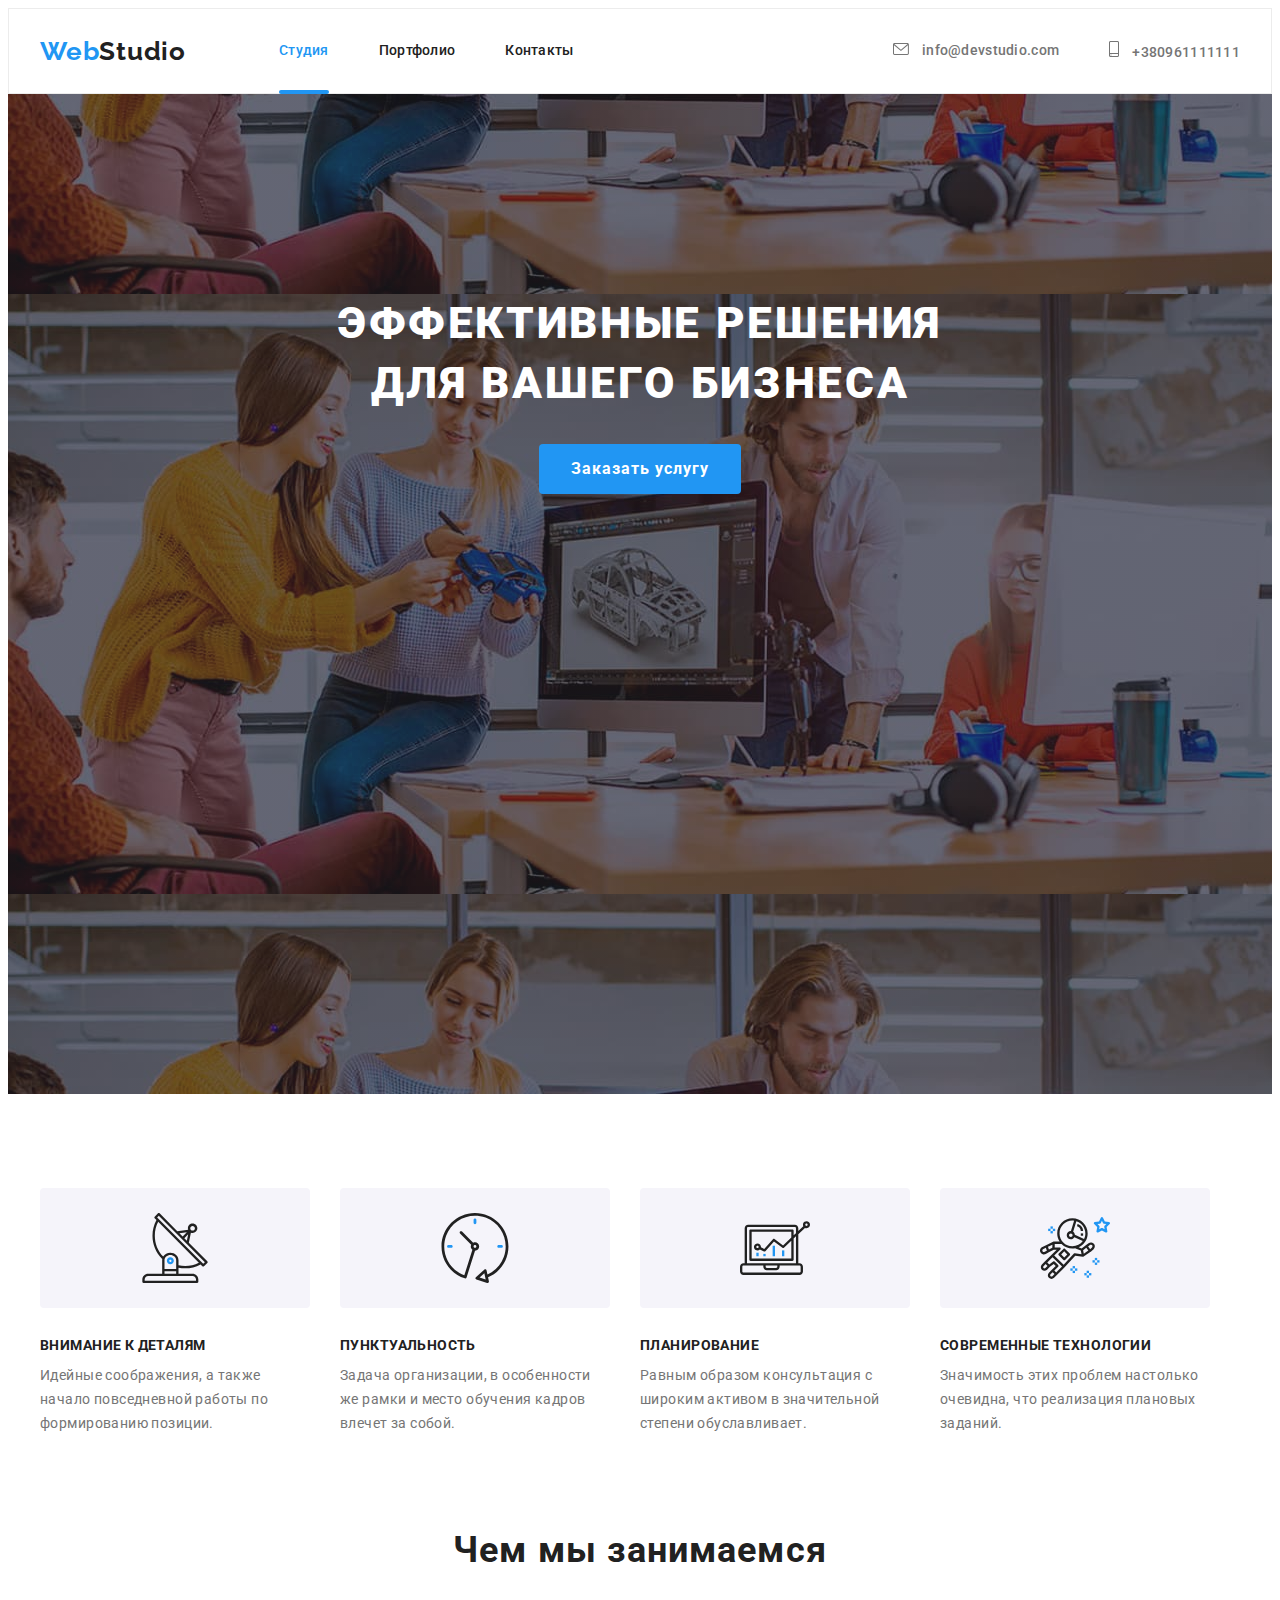
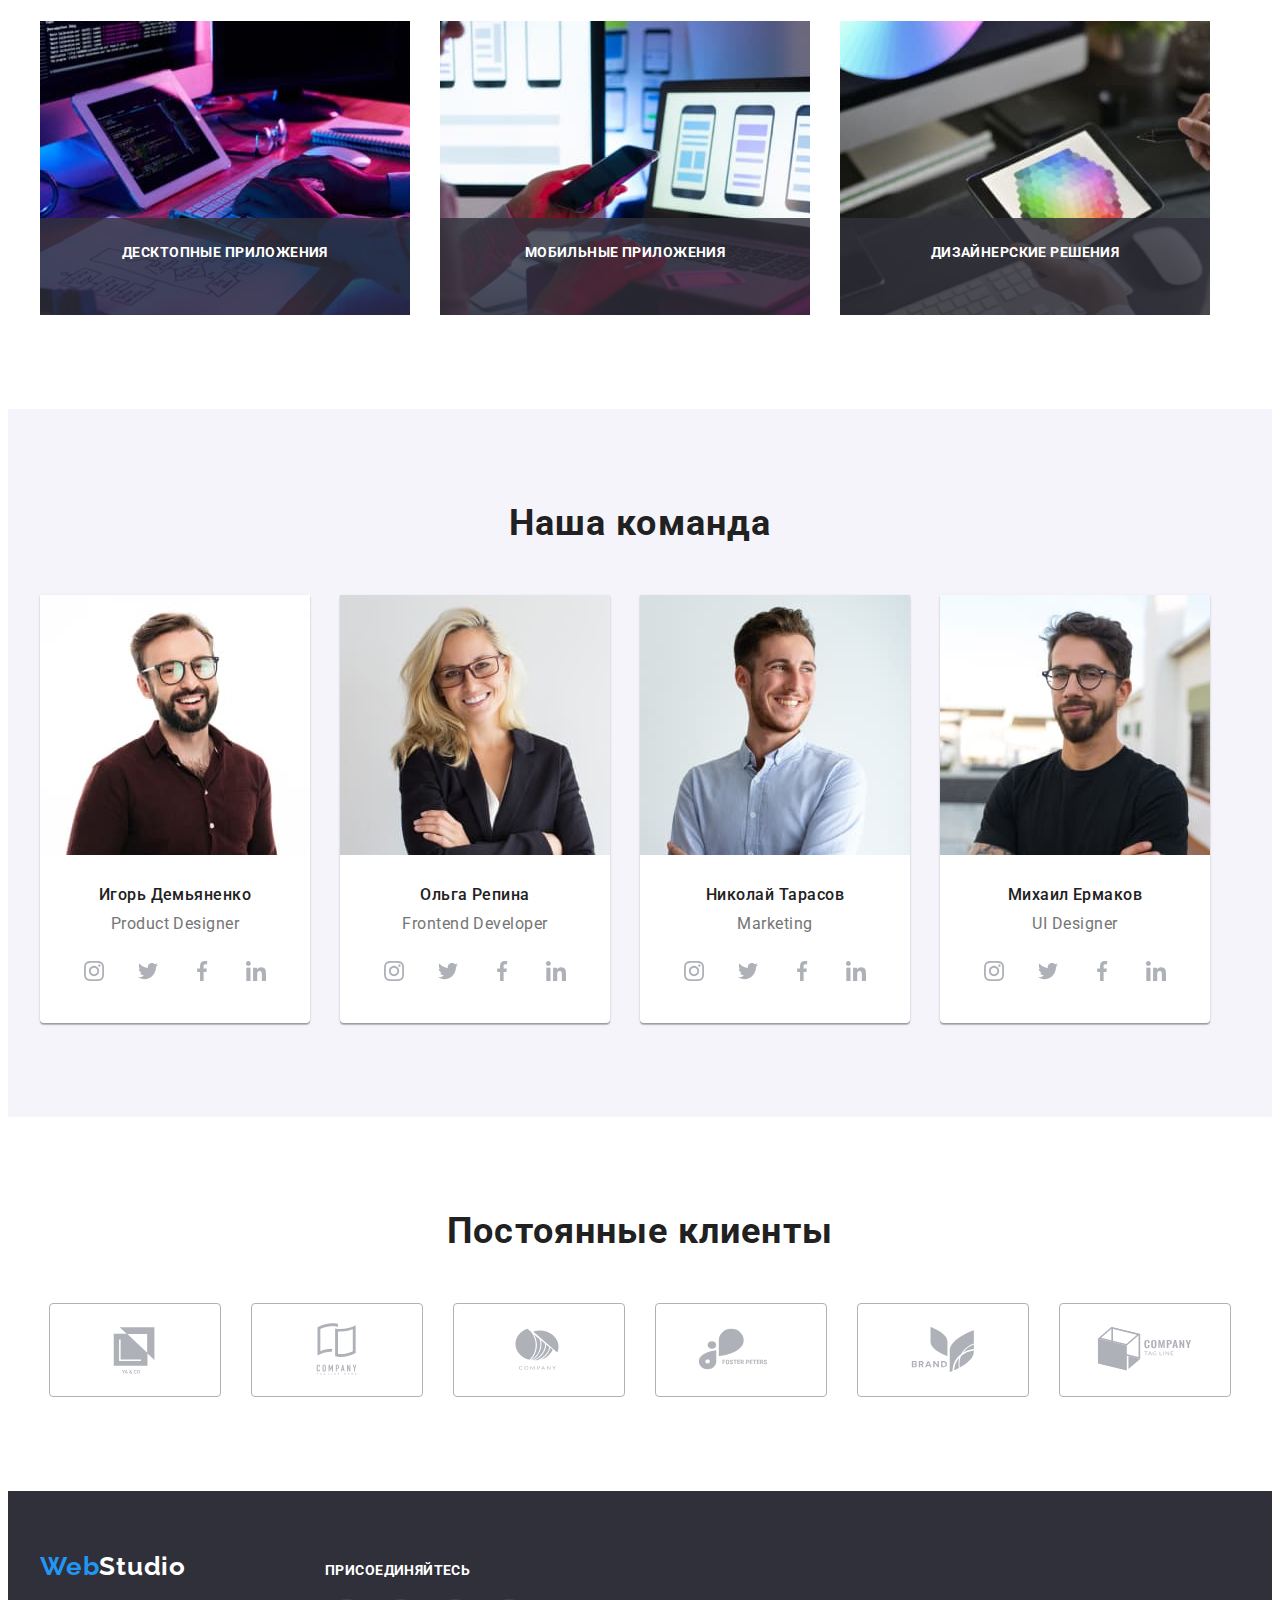
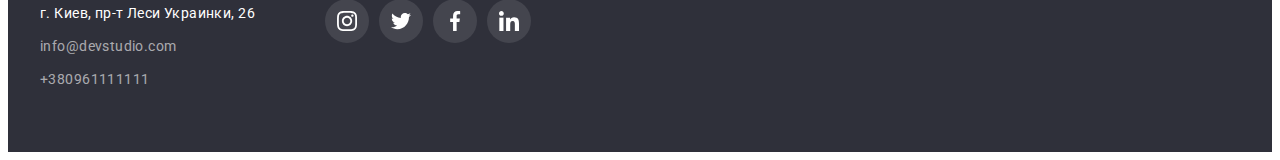
<file: index.html>
<!DOCTYPE html>
<html lang="ru">
<head>
    <meta charset="UTF-8">
    <meta http-equiv="X-UA-Compatible" content="IE=edge">
    <meta name="viewport" content="width=device-width, initial-scale=1.0">
    <title>Студия</title>
    <link rel="preconnect" href="https://fonts.googleapis.com">
    <link rel="preconnect" href="https://fonts.gstatic.com" crossorigin>
    <link href="https://fonts.googleapis.com/css2?family=Raleway:wght@700&family=Roboto:wght@400;500;700;900&display=swap" rel="stylesheet">
    <link rel="stylesheet" href="https://cdnjs.cloudflare.com/ajax/libs/modern-normalize/1.1.0/modern-normalize.min.css" integrity="sha512-wpPYUAdjBVSE4KJnH1VR1HeZfpl1ub8YT/NKx4PuQ5NmX2tKuGu6U/JRp5y+Y8XG2tV+wKQpNHVUX03MfMFn9Q==" crossorigin="anonymous" referrerpolicy="no-referrer" />
    <link rel="stylesheet" href="./css/styles.css"/>
</head>
<body>
    <header class="page-header">
      <div class="container header-nav">
        <nav class="nav-logo">
            <a class="logo" href="./index.html" >Web<span class="logo-second">Studio</span></a>

            <ul class="site-nav list">
              <li class="item"><a class="link current" href="./index.html" >Студия</a></li>
              <li class="item"><a class="link" href="./portfolio.html" >Портфолио</a></li>
              <li class="item"><a class="link" href="" >Контакты</a></li>
            </ul>
        </nav>

        <ul class="auth-nav list">
          <li class="item">
          
            <a class="link" href="mailto:info@devstudio.com">

              <svg class="icon" width="16" height="12">
                <use href="./images/icons.svg#envelope"></use>
                </svg>
              info@devstudio.com

            </a>
          </li>
          <li class="item">
            <a class="link" href="tel:+380961111111">
            <svg class="icon" width="10" height="16">
              <use href="./images/icons.svg#smartphone"></use>
            </svg>
            +380961111111</a></li>
        </ul>
      </div>
    </header>

    <main>
        <section class="hero">
          <div class="container">
            <h1 class="hero-title">Эффективные решения<br/> для вашего бизнеса</h1>
            <button data-modal-open class="button-primary" type="button">Заказать услугу</button>
          </div>
        </section>
    
    <section class="section feature">
      <div class="container">
        <h2 class="section-title visually-hidden">Особенности</h2>
        <ul class="feature-list list">
            <li class="item">
                 <div class="link-feature">
                <svg class="icon-feature" width="70" height="70">
                <use href="./images/icons.svg#antenna"></use>
                </svg></div>
                <h3 class="title">Внимание к деталям</h3>
                <p class="text">Идейные соображения, а также начало повседневной работы по формированию позиции.</p>
            </li>
            <li class="item">
              <div class="link-feature">
              <svg class="icon-feature" width="70" height="70">
                <use href="./images/icons.svg#clock"></use>
              </svg></div>
                <h3 class="title">Пунктуальность</h3>
                <p class="text">Задача организации, в особенности же рамки и место обучения кадров влечет за собой.</p>
            </li>
            <li class="item">
              <div class="link-feature">
                <svg class="icon-feature" width="70" height="70">
                  <use href="./images/icons.svg#diagram"></use>
                </svg></div>
                <h3 class="title">Планирование</h3>
                <p class="text">Равным образом консультация с широким активом в значительной степени обуславливает.</p>
            </li>
            <li class="item">
              <div class="link-feature">
                <svg class="icon-feature" width="70" height="70">
                  <use href="./images/icons.svg#astronaut"></use>
                </svg></div>
                <h3 class="title">Современные технологии</h3>
                <p class="text">Значимость этих проблем настолько очевидна, что реализация плановых заданий.</p>
            </li>
        </ul>
      </div>
    </section>

    <section class="section">
      <div class="container">
        <h2 class="section-title">Чем мы занимаемся</h2>
        <ul class="work-list list">

          <li class="item">
            <div class="work-thumb">
            <img src="./images/img(1).jpg" alt="компьютер" width="370"/>
          <h3 class="work-title">Десктопные приложения</h3>
            </div>
          </li>

          <li class="item">
            <div class="work-thumb">
            <img src="./images/img(2).jpg" alt="телефон" width="370"/>
              <h3 class="work-title">Мобильные приложения</h3>
                </div>
          </li>

          <li class="item">
            <div class="work-thumb">
            <img src="./images/img(3).jpg" alt="планшет" width="370"/>
              <h3 class="work-title">Дизайнерские решения</h3>
                </div>
          </li>

        </ul> 
      </div>
    </section>

    <section class="section-command">
      <div class="container">
        <h2 class="section-title">Наша команда</h2>
        <ul class="command-list list">
          <li class="item">
              <img src="./images/img(4).jpg" alt="Игорь дизайнер" width="270"/>
              <div class="command-card">
              <h3 class="title">Игорь Демьяненко</h3>
              <p class="command-text">Product Designer</p>
              
                <ul class="command-social-list list">
                  <li class="command-item">
                    <a class="command-link" href="">
                    <svg class="icone-command" width="20" height="20">
                      <use href="./images/icons.svg#instagram"></use>
                    </svg></a>
                   </li>

                   <li class="command-item">
                    <a class="command-link" href="">
                    <svg class="icone-command" width="20" height="20">
                      <use href="./images/icons.svg#twitter"></use>
                    </svg></a>
                   </li>
                
                  <li class="command-item">
                    <a class="command-link" href="">
                    <svg class="icone-command" width="20" height="20">
                      <use href="./images/icons.svg#facebook"></use>
                    </svg></a>
                  </li>
                
                  <li class="command-item">
                    <a class="command-link" href="">
                    <svg class="icone-command" width="20" height="20">
                    <use href="./images/icons.svg#linkedin"></use>
                  </svg></a>
                  </li>
                </ul>
              </div>
          </li>

          <li class="item">
              <img src="./images/img(5).jpg" alt="Ольга фронтэнд" width="270"/>
              <div class="command-card">
              <h3 class="title">Ольга Репина</h3>
              <p class="command-text">Frontend Developer</p>
              <ul class="command-social-list list">
                <li class="command-item">
                  <a class="command-link" href="">
                  <svg class="icone-command" width="20" height="20">
                    <use href="./images/icons.svg#instagram"></use>
                  </svg></a>
                 </li>

                 <li class="command-item">
                  <a class="command-link" href="">
                  <svg class="icone-command" width="20" height="20">
                    <use href="./images/icons.svg#twitter"></use>
                  </svg></a>
                 </li>
              
                <li class="command-item">
                  <a class="command-link" href="">
                  <svg class="icone-command" width="20" height="20">
                    <use href="./images/icons.svg#facebook"></use>
                  </svg></a>
                </li>
              
                <li class="command-item">
                  <a class="command-link" href="">
                  <svg class="icone-command" width="20" height="20">
                  <use href="./images/icons.svg#linkedin"></use>
                </svg></a>
                </li>
              </ul>
            </div>
            </li>

          <li class="item">
              <img src="./images/img(6).jpg" alt="Николай маркетинг" width="270"/>
              <div class="command-card">
              <h3 class="title">Николай Тарасов</h3>
              <p class="command-text">Marketing</p>
              <ul class="command-social-list list">
                <li class="command-item">
                  <a class="command-link" href="">
                  <svg class="icone-command" width="20" height="20">
                    <use href="./images/icons.svg#instagram"></use>
                  </svg></a>
                 </li>

                 <li class="command-item">
                  <a class="command-link" href="">
                  <svg class="icone-command" width="20" height="20">
                    <use href="./images/icons.svg#twitter"></use>
                  </svg></a>
                 </li>
              
                <li class="command-item">
                  <a class="command-link" href="">
                  <svg class="icone-command" width="20" height="20">
                    <use href="./images/icons.svg#facebook"></use>
                  </svg></a>
                </li>
              
                <li class="command-item">
                  <a class="command-link" href="">
                  <svg class="icone-command" width="20" height="20">
                  <use href="./images/icons.svg#linkedin"></use>
                </svg></a>
                </li>
              </ul>
            </div>
            </li>

          <li class="item">
              <img src="./images/img(7).jpg" alt="Михаил дизайнер" width="270"/>
              <div class="command-card">
              <h3 class="title">Михаил Ермаков</h3>
              <p class="command-text">UI Designer</p>
              <ul class="command-social-list list">
                <li class="command-item">
                  <a class="command-link" href="">
                  <svg class="icone-command" width="20" height="20">
                    <use href="./images/icons.svg#instagram"></use>
                  </svg></a>
                 </li>

                 <li class="command-item">
                  <a class="command-link" href="">
                  <svg class="icone-command" width="20" height="20">
                    <use href="./images/icons.svg#twitter"></use>
                  </svg></a>
                 </li>
              
                <li class="command-item">
                  <a class="command-link" href="">
                  <svg class="icone-command" width="20" height="20">
                    <use href="./images/icons.svg#facebook"></use>
                  </svg></a>
                </li>
              
                <li class="command-item">
                  <a class="command-link" href="">
                  <svg class="icone-command" width="20" height="20">
                  <use href="./images/icons.svg#linkedin"></use>
                </svg></a>
                </li>
              </ul>
            </div>
            </li>

        </ul> 
      </div>
    </section>

    <section class="section">
      <div class="container">
        <h2 class="section-title">Постоянные клиенты</h2>
        <ul class="client-list list">

          <li class="client-item item">
            <a class="client-link" href="">
            <svg class="client-icon" width="106" height="60">
              <use href="./images/icons.svg#logo1">
              </use>
            </svg>
          </a>
          </li>
          
          <li class="client-item item">
            <a class="client-link" href="">
            <svg class="client-icon" width="106" height="60">
              <use href="./images/icons.svg#logo2">
              </use>
            </svg></a>
          </li>
          
          <li class="client-item item">
            <a class="client-link" href="">
            <svg class="client-icon" width="106" height="60">
            <use href="./images/icons.svg#logo3">
            </use>
          </svg></a>
        </li>

        <li class="client-item item">
          <a class="client-link" href="">
          <svg class="client-icon" width="106" height="60">
            <use href="./images/icons.svg#logo4">
            </use>
          </svg></a>
        </li>

        <li class="client-item item">
          <a class="client-link" href="">
          <svg class="client-icon" width="106" height="60">
            <use href="./images/icons.svg#logo5">
            </use>
          </svg></a>
        </li>

        <li class="client-item item">
          <a class="client-link" href="">
          <svg class="client-icon" width="106" height="60">
            <use href="./images/icons.svg#logo6">
            </use>
          </svg></a>
        </li>

        </ul> 
      </div>
    </section>
    
</main>

<footer class="page-footer">
  <div class="container footer">

  <div>
  <a href="./index.html" class="logo">Web<span class="logo-f">Studio</span></a>
<address>
  <ul class="address list">
    <li class="item">
      <a href="https://goo.gl/maps/e43DtXqg6QMjjRxM7" class="link-town">г. Киев, пр-т Леси Украинки, 26</a>
    </li>
    <li class="item"><a href="mailto:info@devstudio.com" class="link-footer">info@devstudio.com</a></li>
    <li class="item"><a href="tel:+380961111111" class="link-footer">+380961111111</a></li>
  </ul>
</address>
</div>

<div class="footer-social">
  <h3 class="footer-social-title title">присоединяйтесь</h3>
<ul class="social-list list">

  <li class="social-item item">
    <a class="social-link" href="">
    <svg class="social-icone" width="20" height="20">
      <use href="./images/icons.svg#instagram" ></use>
    </svg></a>
   </li>

  <li class="social-item item">
    <a class="social-link" href="">
    <svg class="social-icone" width="20" height="20">
      <use href="./images/icons.svg#twitter" ></use>
    </svg></a>
  </li>

  <li class="social-item item">
    <a class="social-link" href="">
    <svg class="social-icone" width="20" height="20">
      <use href="./images/icons.svg#facebook" ></use>
    </svg></a>
  </li>

  <li class="social-item item">
    <a class="social-link" href="">
    <svg class="social-icone" width="20" height="20">
    <use href="./images/icons.svg#linkedin" ></use>
  </svg></a>
</li>
</ul>
</div> 

</div>
</footer>

<div class="backdrop is-hidden" data-modal>
  <div class="modal">
    <button data-modal-close type="button" class="button-modal">
      <svg class="icone-modal" width="11" height="11">
        <use href="./images/vector.svg#vector"></use>
      </svg>
    </button>
    <p>
    </p>
  </div>
</div>

<script src="./js/modal.js"></script>
</body>
</html>
</file>
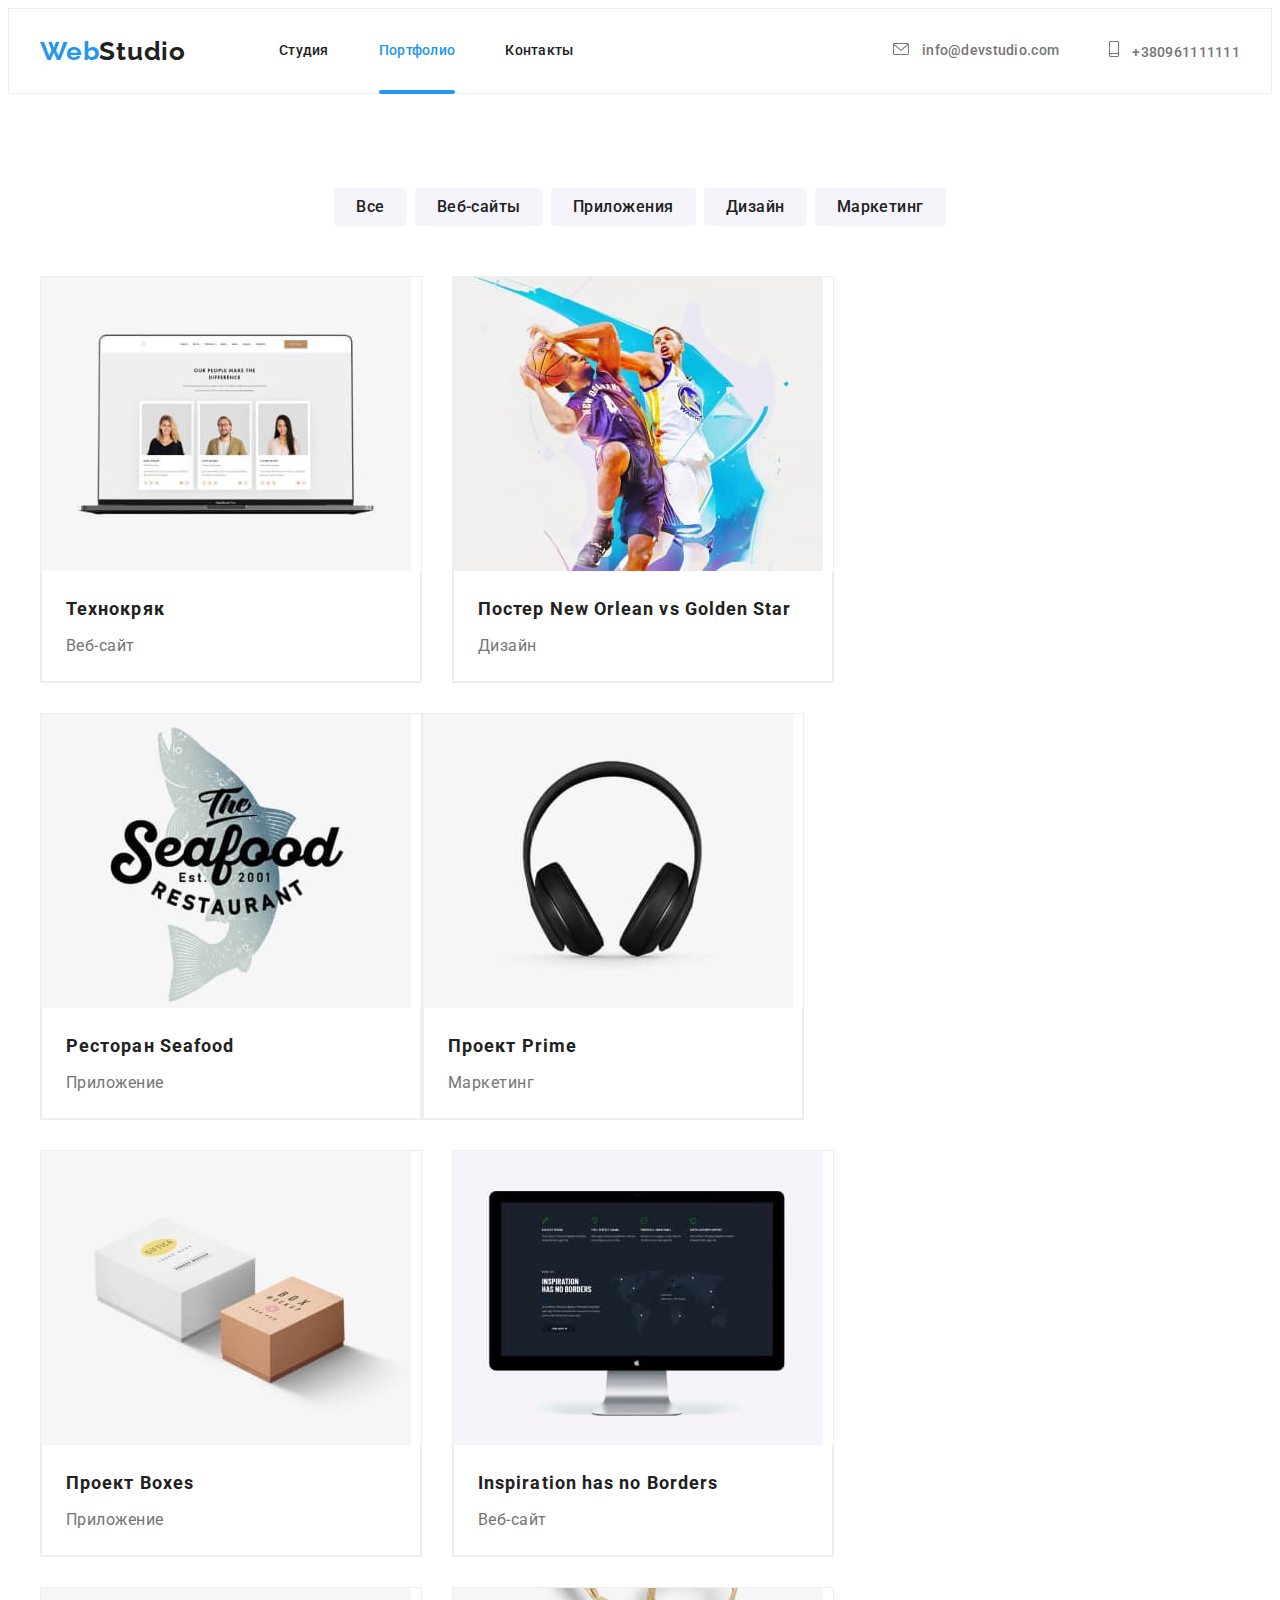
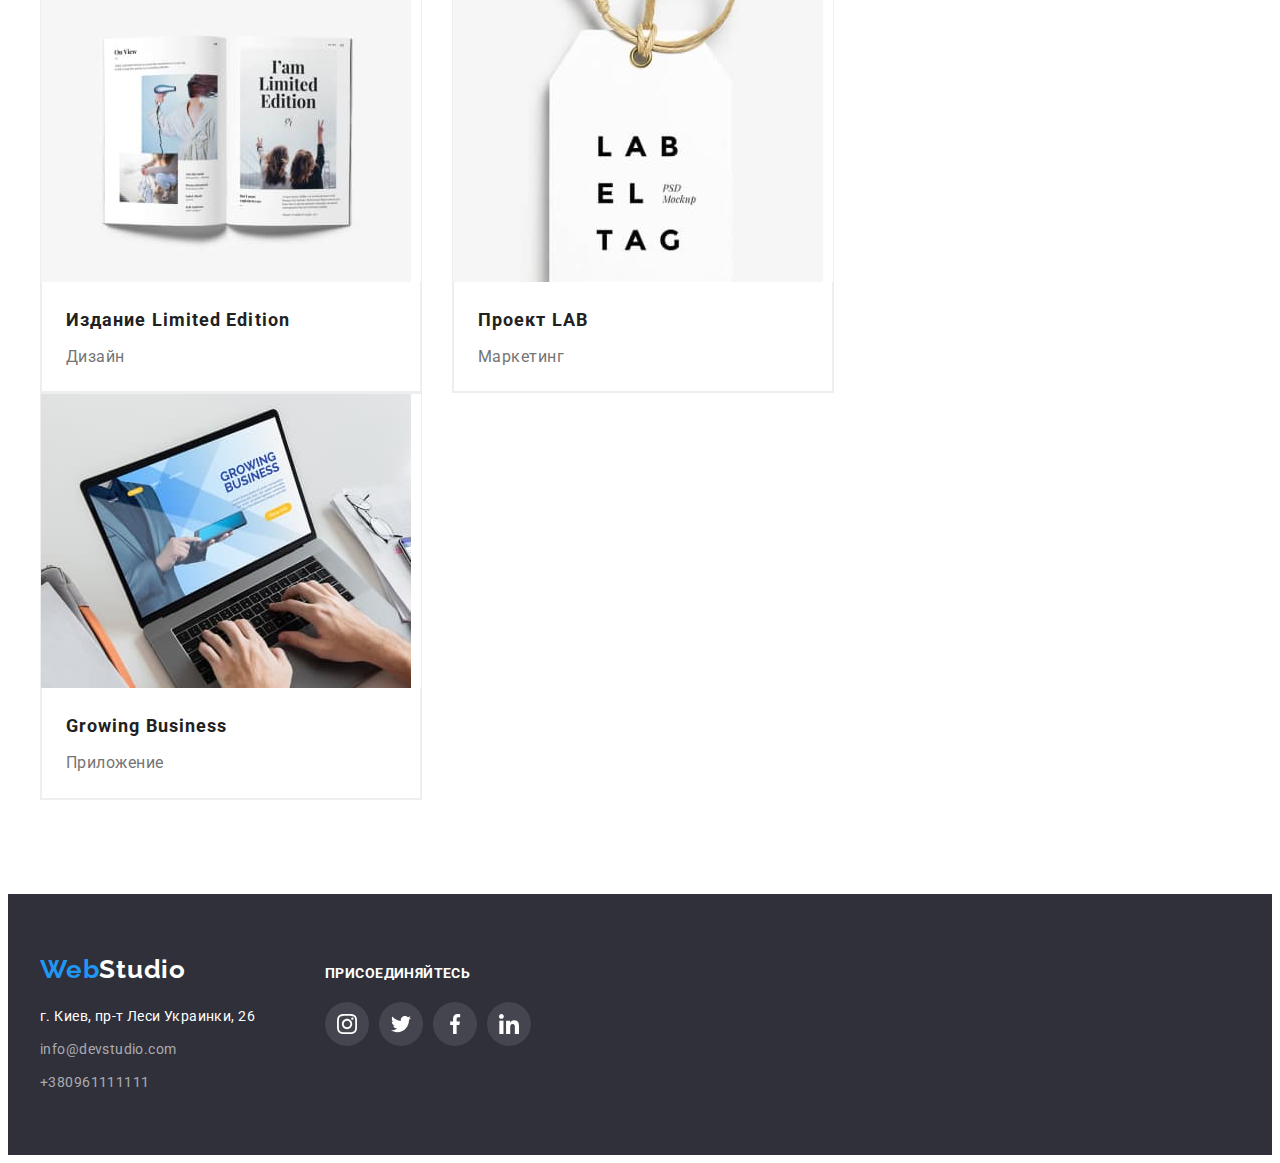
<file: portfolio.html>
<!DOCTYPE html>
<html lang="ru">
<head>
    <meta charset="UTF-8">
    <meta http-equiv="X-UA-Compatible" content="IE=edge">
    <meta name="viewport" content="width=device-width, initial-scale=1.0">
    <title>Document</title>
    <link rel="preconnect" href="https://fonts.googleapis.com">
    <link rel="preconnect" href="https://fonts.gstatic.com" crossorigin>
    <link href="https://fonts.googleapis.com/css2?family=Raleway:wght@700&family=Roboto:wght@400;500;700;900&display=swap" rel="stylesheet">
    <link rel="stylesheet" href="https://cdnjs.cloudflare.com/ajax/libs/modern-normalize/1.1.0/modern-normalize.min.css" integrity="sha512-wpPYUAdjBVSE4KJnH1VR1HeZfpl1ub8YT/NKx4PuQ5NmX2tKuGu6U/JRp5y+Y8XG2tV+wKQpNHVUX03MfMFn9Q==" crossorigin="anonymous" referrerpolicy="no-referrer" />
    <link rel="stylesheet" href="./css/styles.css"/>

</head>
<body>
  <header class="page-header">
    <div class="container header-nav">
      <nav class="nav-logo">
          <a class="logo" href="./index.html" >Web<span class="logo-second">Studio</span></a>

          <ul class="site-nav list">
            <li class="item"><a class="link " href="./index.html" >Студия</a></li>
            <li class="item"><a class="link current" href="./portfolio.html" >Портфолио</a></li>
            <li class="item"><a class="link" href="" >Контакты</a></li>
          </ul>
      </nav>

      <ul class="auth-nav list">
        <li class="item">
        
          <a class="link" href="mailto:info@devstudio.com">

            <svg class="icon" width="16" height="12">
              <use href="./images/icons.svg#envelope"></use>
              </svg>
            info@devstudio.com

          </a>
        </li>
        <li class="item">
          <a class="link" href="tel:+380961111111">
          <svg class="icon" width="10" height="16">
            <use href="./images/icons.svg#smartphone"></use>
          </svg>
          +380961111111</a></li>
      </ul>
    </div>
  </header>

    <main>
      <section class="portfolio section">
        <div class="container">
          
        <h1 class="filters-title visually-hidden">portfolio</h1>
        <ul class="filters-list list">
            <li class="item"><button class="button" type="button">Все</button></li>
            <li class="item"><button class="button" type="button">Веб-сайты</button></li>
            <li class="item"><button class="button" type="button">Приложения</button></li>
            <li class="item"><button class="button" type="button">Дизайн</button></li>
            <li class="item"><button class="button" type="button">Маркетинг</button></li>
        </ul>  

        <ul class="project-list list">
          <li class="project-item item"> 
            <a class="project-link link" href="">
              <div class="project-thumb">
            <img src="./images/portf(1).jpg" alt="веб-страница нашей команды" width="370"/>
            <p class="project-about-text">
              Технокряк это современная площадка распространения коронавируса. Компании используют эту платформу для цифрового шпионажа и атак на защищённые сервера конкурентов.</p>
          </div>
            <div class="project-kard">
            <h3 class="title">Технокряк</h3>
            <p class="project-text list">Веб-сайт</p>
            </div></a>
          </li>
          
          <li class="project-item item">
            <a class="project-link link" href="">
              <div class="project-thumb">
            <img src="./images/portf(2).jpg" alt="спортсмены играют в баскетбол" width="370"/>
            <p class="project-about-text">
              Технокряк это современная площадка распространения коронавируса. Компании используют эту платформу для цифрового шпионажа и атак на защищённые сервера конкурентов.</p>
          </div>
            <div class="project-kard">
            <h3 class="title">Постер New Orlean vs Golden Star</h3>
            <p class="project-text list">Дизайн</p>
          </div></a>
          </li>

          <li class="project-item item">
              <div class="project-thumb">
            <a class="project-link link" href="">
              <div class="project-thumb">
            <img src="./images/portf(3).jpg" alt="постер рыбного ресторана" width="370"/>
            <p class="project-about-text">
              Технокряк это современная площадка распространения коронавируса. Компании используют эту платформу для цифрового шпионажа и атак на защищённые сервера конкурентов.</p>
          </div>
            <div class="project-kard">
            <h3 class="title">Ресторан Seafood</h3>
            <p class="project-text list">Приложение</p>
          </div></a>
          </li>

          <li class="project-item item">
            <a class="project-link link" href="">
              <div class="project-thumb">
            <img src="./images/portf(4).jpg" alt="наушники" width="370"/><p class="project-about-text">
              Технокряк это современная площадка распространения коронавируса. Компании используют эту платформу для цифрового шпионажа и атак на защищённые сервера конкурентов.</p>
          </div>
            <div class="project-kard">
            <h3 class="title">Проект Prime</h3>
            <p class="project-text list">Маркетинг</p>
          </div></a>
          </li>

          <li class="project-item item">
            <a class="project-link link" href="">
              <div class="project-thumb">
            <img src="./images/portf(5).jpg" alt="коробки" width="370"/>
            <p class="project-about-text">
              Технокряк это современная площадка распространения коронавируса. Компании используют эту платформу для цифрового шпионажа и атак на защищённые сервера конкурентов.</p>
          </div>
            <div class="project-kard">
            <h3 class="title">Проект Boxes</h3>
            <p class="project-text list">Приложение</p>
          </div></a>
          </li>

          <li class="project-item item">
            <a class="project-link link" href="">
              <div class="project-thumb">
            <img src="./images/portf(6).jpg" alt="монитор" width="370"/>
            <p class="project-about-text">
              Технокряк это современная площадка распространения коронавируса. Компании используют эту платформу для цифрового шпионажа и атак на защищённые сервера конкурентов.</p>
          </div>
            <div class="project-kard">
            <h3 class="title">Inspiration has no Borders</h3>
            <p class="project-text list">Веб-сайт</p>
          </div></a>
          </li>


          
          <li class="project-item item">
            <a class="project-link link" href="">
              <div class="project-thumb">
            <img src="./images/portf(7).jpg" alt="журнал" width="370"/>
            
              <p class="project-about-text">
                Технокряк это современная площадка распространения коронавируса. Компании используют эту платформу для цифрового шпионажа и атак на защищённые сервера конкурентов.</p>
            </div>

            <div class="project-kard">
            <h3 class="title">Издание Limited Edition</h3>
            <p class="project-text list">Дизайн</p>
          </div></a>
          </li>

          <li class="project-item item">
            <a class="project-link link" href="">
              <div class="project-thumb">
            <img src="./images/portf(8).jpg" alt="бирка" width="370"/>
            <p class="project-about-text">
              Технокряк это современная площадка распространения коронавируса. Компании используют эту платформу для цифрового шпионажа и атак на защищённые сервера конкурентов.</p>
          </div>
            <div class="project-kard">
            <h3 class="title">Проект LAB</h3>
            <p class="project-text list">Маркетинг</p>
          </div></a>
          </li>

          <li class="project-item item">
            <a class="project-link link" href="">
              <div class="project-thumb">
            <img src="./images/portf(9).jpg" alt="ноутбук" width="370"/>
            <p class="project-about-text">
              Технокряк это современная площадка распространения коронавируса. Компании используют эту платформу для цифрового шпионажа и атак на защищённые сервера конкурентов.</p>
          </div>
            <div class="project-kard">
            <h3 class="title">Growing Business</h3>
            <p class="project-text list">Приложение</p>
          </div></a>
          </li>
        </ul>
      </div>
      </section>
    </main>

    <footer class="page-footer">
      <div class="container footer">
    
      <div>
      <a href="./index.html" class="logo">Web<span class="logo-f">Studio</span></a>
    <address>
      <ul class="address list">
        <li class="item">
          <a href="https://goo.gl/maps/e43DtXqg6QMjjRxM7" class="link-town">г. Киев, пр-т Леси Украинки, 26</a>
        </li>
        <li class="item"><a href="mailto:info@devstudio.com" class="link-footer">info@devstudio.com</a></li>
        <li class="item"><a href="tel:+380961111111" class="link-footer">+380961111111</a></li>
      </ul>
    </address>
    </div>
    
    <div class="footer-social">
      <h3 class="footer-social-title title">присоединяйтесь</h3>
    <ul class="social-list list">
    
      <li class="social-item item">
        <a class="social-link" href="">
        <svg class="social-icone" width="20" height="20">
          <use href="./images/icons.svg#instagram" ></use>
        </svg></a>
       </li>
    
      <li class="social-item item">
        <a class="social-link" href="">
        <svg class="social-icone" width="20" height="20">
          <use href="./images/icons.svg#twitter" ></use>
        </svg></a>
      </li>
    
      <li class="social-item item">
        <a class="social-link" href="">
        <svg class="social-icone" width="20" height="20">
          <use href="./images/icons.svg#facebook" ></use>
        </svg></a>
      </li>
    
      <li class="social-item item">
        <a class="social-link" href="">
        <svg class="social-icone" width="20" height="20">
        <use href="./images/icons.svg#linkedin" ></use>
      </svg></a>
    </li>
    </ul>
    </div> 
    
    </div>
    </footer>

</body>
</html>
</file>
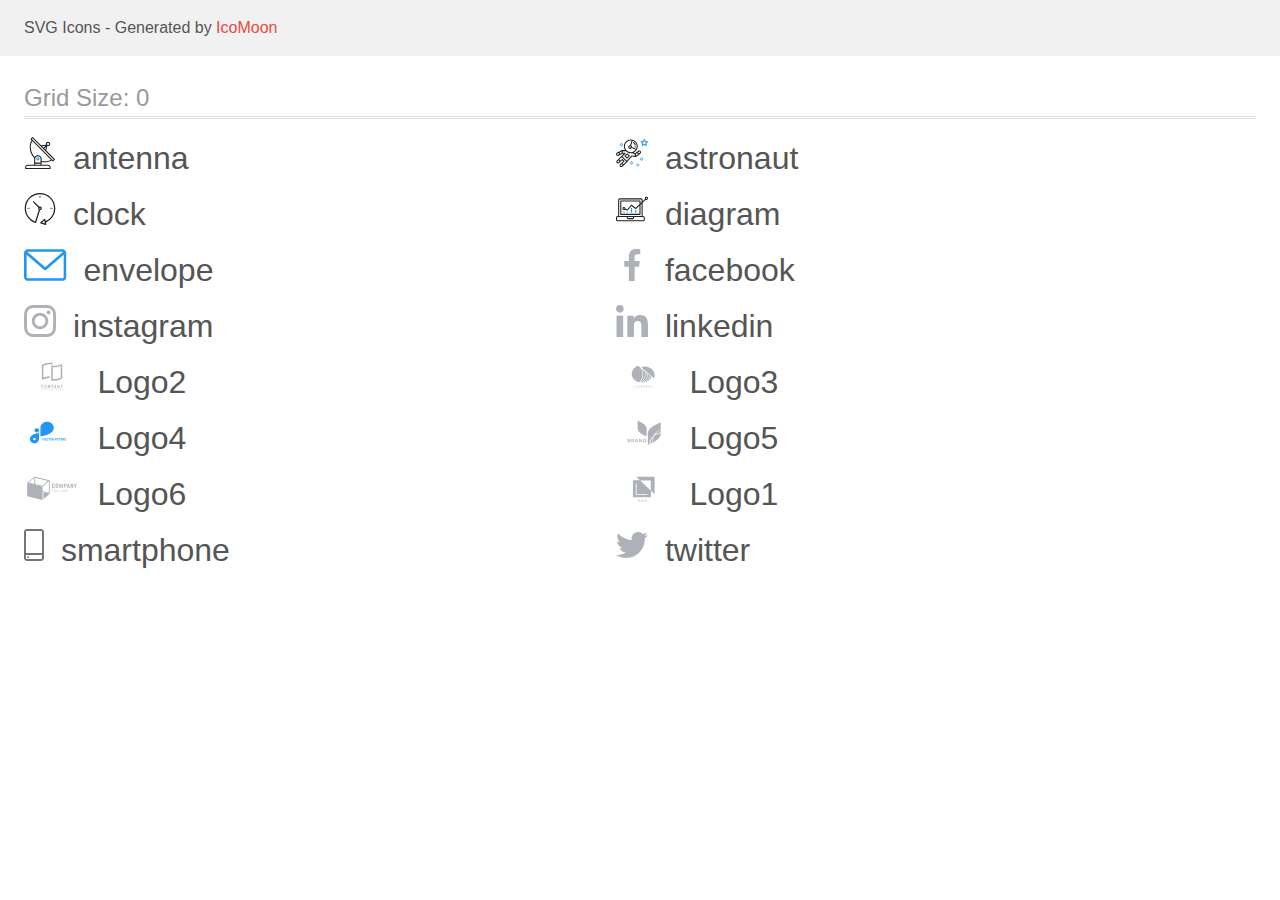
<file: images/icomoon/demo.html>
<!doctype html>
<html>
<head>
    <title>IcoMoon - SVG Icons</title>
    <meta charset="utf-8">
    <meta name="viewport" content="width=device-width, initial-scale=1">
    <link rel="stylesheet" href="demo-files/demo.css">
    <link rel="stylesheet" href="style.css">
</head>
<body>
<svg aria-hidden="true" style="position: absolute; width: 0; height: 0; overflow: hidden;" version="1.1" xmlns="http://www.w3.org/2000/svg" xmlns:xlink="http://www.w3.org/1999/xlink">
<defs>
<symbol id="antenna" viewBox="0 0 32 32">
<path fill="#212121" style="fill: var(--color1, #212121)" d="M30.773 22.098l-8.443-8.505 0.937-4.615c0.242 0.094 0.499 0.144 0.758 0.146h0.006c1.192 0.014 2.17-0.941 2.184-2.133s-0.941-2.17-2.133-2.184c-1.192-0.014-2.17 0.941-2.184 2.133-0.003 0.255 0.039 0.509 0.125 0.749l-4.96 0.605-8.091-8.133c-0.099-0.101-0.235-0.159-0.377-0.16-0.14 0.001-0.274 0.056-0.373 0.155l-1.513 1.504c-0.208 0.208-0.208 0.546 0 0.754l0.814 0.826c-3.153 5.798-2.129 12.978 2.519 17.663 0.043 0.041 0.092 0.074 0.146 0.098-0.034 0.18-0.051 0.364-0.052 0.547v6.187h-6.4c-1.472 0.002-2.665 1.195-2.667 2.667v1.067c0 0.295 0.239 0.533 0.533 0.533h24.533c0.295 0 0.533-0.239 0.533-0.533v-1.067c-0.002-1.472-1.195-2.665-2.667-2.667h-6.4v-2.742c1.003 0.21 2.024 0.317 3.049 0.32 2.458-0.003 4.877-0.615 7.040-1.783l0.818 0.823c0.099 0.101 0.235 0.159 0.377 0.16 0.14-0.001 0.274-0.056 0.373-0.155l1.513-1.504c0.208-0.208 0.208-0.546 0-0.754zM23.28 6.233c0.418-0.415 1.093-0.414 1.508 0.004s0.414 1.093-0.004 1.508c-0.2 0.199-0.47 0.31-0.752 0.31h-0.003c-0.589-0.003-1.064-0.483-1.061-1.072 0.002-0.282 0.115-0.552 0.314-0.751h-0.002zM22.024 9.738l-0.598 2.946-1.175-1.182 1.774-1.763zM21.419 8.836l-1.92 1.909-1.485-1.493 3.405-0.415zM24.004 28.8c0.884 0 1.6 0.716 1.6 1.6v0.533h-23.467v-0.533c0-0.884 0.716-1.6 1.6-1.6h20.267zM16.537 26.667v1.067h-5.333v-1.067h5.333zM11.204 25.6v-4.053c0-1.294 1.196-2.347 2.667-2.347s2.667 1.053 2.667 2.347v4.053h-5.333zM17.604 23.904v-2.357c0-1.882-1.675-3.413-3.733-3.413-1.331-0.020-2.576 0.657-3.281 1.786-4.058-4.274-4.971-10.645-2.279-15.887l18.602 18.708c-2.872 1.461-6.165 1.873-9.309 1.163zM28.893 23.22l-21.057-21.181 0.755-0.752 7.935 7.98c0.004 0 0.006 0.007 0.010 0.010l13.115 13.191-0.757 0.752z"></path>
<path fill="#2196f3" style="fill: var(--color2, #2196f3)" d="M13.876 20.267h-0.005c-0.884-0.001-1.601 0.714-1.602 1.598s0.714 1.601 1.598 1.602h0.005c0.884 0.001 1.601-0.714 1.602-1.598s-0.714-1.601-1.598-1.602zM14.249 22.245c-0.1 0.1-0.236 0.156-0.378 0.155-0.295-0.002-0.532-0.242-0.531-0.536 0.001-0.141 0.057-0.276 0.157-0.375s0.233-0.154 0.373-0.155c0.295 0.002 0.532 0.241 0.53 0.536-0.001 0.141-0.057 0.276-0.157 0.375h0.005z"></path>
</symbol>
<symbol id="astronaut" viewBox="0 0 32 32">
<path fill="#2196f3" style="fill: var(--color2, #2196f3)" d="M31.974 4.524c-0.063-0.193-0.229-0.333-0.43-0.363l-1.91-0.278-0.855-1.731c-0.179-0.365-0.777-0.365-0.956 0l-0.855 1.731-1.91 0.278c-0.201 0.029-0.367 0.17-0.431 0.363-0.062 0.193-0.011 0.405 0.135 0.547l1.383 1.348-0.326 1.903c-0.034 0.2 0.048 0.402 0.212 0.522 0.166 0.121 0.382 0.135 0.562 0.040l1.709-0.899 1.709 0.899c0.078 0.041 0.164 0.061 0.249 0.061 0.11 0 0.221-0.034 0.314-0.102 0.164-0.119 0.246-0.322 0.212-0.522l-0.326-1.903 1.383-1.348c0.145-0.142 0.197-0.354 0.135-0.547zM29.511 5.851c-0.125 0.122-0.183 0.299-0.153 0.472l0.191 1.114-1-0.526c-0.078-0.041-0.163-0.061-0.249-0.061s-0.17 0.020-0.249 0.061l-1.001 0.526 0.191-1.114c0.030-0.173-0.028-0.349-0.153-0.472l-0.81-0.789 1.119-0.163c0.174-0.025 0.324-0.134 0.402-0.292l0.5-1.013 0.5 1.013c0.078 0.157 0.228 0.267 0.402 0.292l1.119 0.163-0.809 0.789z"></path>
<path fill="#2196f3" style="fill: var(--color2, #2196f3)" d="M26.134 20.522h-1.067v1.067h1.067v-1.067z"></path>
<path fill="#2196f3" style="fill: var(--color2, #2196f3)" d="M26.134 22.656h-1.067v1.067h1.067v-1.067z"></path>
<path fill="#2196f3" style="fill: var(--color2, #2196f3)" d="M27.2 21.589h-1.067v1.067h1.067v-1.067z"></path>
<path fill="#2196f3" style="fill: var(--color2, #2196f3)" d="M25.067 21.589h-1.067v1.067h1.067v-1.067z"></path>
<path fill="#2196f3" style="fill: var(--color2, #2196f3)" d="M22.4 26.389h-1.067v1.067h1.067v-1.067z"></path>
<path fill="#2196f3" style="fill: var(--color2, #2196f3)" d="M22.4 28.522h-1.067v1.067h1.067v-1.067z"></path>
<path fill="#2196f3" style="fill: var(--color2, #2196f3)" d="M23.467 27.456h-1.067v1.067h1.067v-1.067z"></path>
<path fill="#2196f3" style="fill: var(--color2, #2196f3)" d="M21.333 27.456h-1.067v1.067h1.067v-1.067z"></path>
<path fill="#2196f3" style="fill: var(--color2, #2196f3)" d="M16 24.256h-1.067v1.067h1.067v-1.067z"></path>
<path fill="#2196f3" style="fill: var(--color2, #2196f3)" d="M16 26.389h-1.067v1.067h1.067v-1.067z"></path>
<path fill="#2196f3" style="fill: var(--color2, #2196f3)" d="M17.067 25.322h-1.067v1.067h1.067v-1.067z"></path>
<path fill="#2196f3" style="fill: var(--color2, #2196f3)" d="M14.933 25.322h-1.067v1.067h1.067v-1.067z"></path>
<path fill="#2196f3" style="fill: var(--color2, #2196f3)" d="M5.867 6.122h-1.067v1.067h1.067v-1.067z"></path>
<path fill="#2196f3" style="fill: var(--color2, #2196f3)" d="M5.867 8.255h-1.067v1.067h1.067v-1.067z"></path>
<path fill="#2196f3" style="fill: var(--color2, #2196f3)" d="M6.933 7.189h-1.067v1.067h1.067v-1.067z"></path>
<path fill="#2196f3" style="fill: var(--color2, #2196f3)" d="M4.8 7.189h-1.067v1.067h1.067v-1.067z"></path>
<path fill="#212121" style="fill: var(--color1, #212121)" d="M24.715 14.159c-0.287-0.388-0.709-0.637-1.188-0.705-0.481-0.068-0.956 0.058-1.34 0.352l-1.252 0.96-1.898 1.417-1.358-0.541c2.421-1.086 4.114-3.508 4.114-6.32 0-3.823-3.123-6.933-6.961-6.933s-6.961 3.11-6.961 6.933c0 1.386 0.414 2.674 1.12 3.758l-2.764-0.024c-0.002 0-0.003 0-0.005 0-0.009 0-0.015 0.004-0.023 0.005-0.053 0.002-0.105 0.013-0.155 0.031-0.013 0.005-0.026 0.008-0.038 0.013-0.006 0.003-0.013 0.003-0.019 0.006l-3.233 1.596c-0.001 0-0.001 0-0.001 0.001l-1.893 0.911c-0.021 0.009-0.042 0.021-0.063 0.035-0.755 0.502-1.012 1.489-0.598 2.295 0.22 0.429 0.595 0.745 1.056 0.889 0.178 0.055 0.359 0.083 0.539 0.083 0.29 0 0.577-0.071 0.839-0.211l1.388-0.738 2.264-1.169 1.357-0.008-5.442 5.416c-0.001 0.001-0.001 0.001-0.002 0.001l-1.339 1.333c-0.316 0.315-0.49 0.732-0.49 1.178s0.174 0.863 0.49 1.179c0.325 0.323 0.752 0.485 1.179 0.485s0.854-0.162 1.18-0.485l1.314-1.309 1.741-1.3 0.901 0.897-1.762 1.754c-0 0.001-0.001 0.001-0.002 0.001l-1.339 1.333c-0.316 0.315-0.49 0.732-0.49 1.178s0.174 0.863 0.49 1.179c0.325 0.323 0.753 0.485 1.18 0.485s0.855-0.162 1.18-0.485l3.482-3.467c0.001-0.001 0.001-0.001 0.001-0.002l1.010-1-0.004-0.004c0.006-0.006 0.015-0.009 0.022-0.015l5.166-5.658 3.471 0.494c0.025 0.004 0.050 0.005 0.075 0.005 0.065 0 0.127-0.015 0.187-0.038 0.018-0.006 0.033-0.015 0.050-0.023 0.019-0.010 0.039-0.015 0.058-0.027l3.213-2.133c0.012-0.008 0.018-0.021 0.029-0.029 0.013-0.010 0.029-0.014 0.041-0.026l1.271-1.191c0.662-0.62 0.753-1.635 0.212-2.362zM2.13 17.77c-0.173 0.093-0.37 0.111-0.558 0.052-0.187-0.058-0.338-0.186-0.427-0.358-0.161-0.314-0.068-0.695 0.214-0.902l1.314-0.632 0.449 1.312-0.992 0.528zM5.628 15.942l-1.548 0.8-0.439-1.283 2.027-1.001-0.040 1.484zM20.727 9.322c0 0.918-0.219 1.785-0.599 2.559l-4.181-1.899c-0.044-0.573-0.341-1.075-0.788-1.388l1.464-4.86c2.378 0.756 4.105 2.974 4.105 5.588zM8.938 9.322c0-3.235 2.644-5.867 5.894-5.867 0.253 0 0.5 0.021 0.745 0.052l-1.432 4.754c-0.019-0.001-0.037-0.006-0.057-0.006-1.033 0-1.873 0.837-1.873 1.867s0.84 1.867 1.873 1.867c0.694 0 1.294-0.383 1.618-0.945l3.862 1.755c-1.075 1.446-2.795 2.39-4.737 2.39-3.25 0-5.894-2.632-5.894-5.867zM14.894 10.122c0 0.441-0.362 0.8-0.806 0.8s-0.806-0.359-0.806-0.8c0-0.441 0.362-0.8 0.806-0.8s0.806 0.359 0.806 0.8zM2.465 25.146c-0.236 0.234-0.619 0.234-0.854 0.001-0.114-0.114-0.176-0.263-0.176-0.423s0.062-0.309 0.176-0.421l0.962-0.958 0.851 0.848-0.959 0.955zM5.679 28.88c-0.236 0.234-0.619 0.235-0.855 0.001-0.114-0.114-0.176-0.263-0.176-0.423s0.062-0.309 0.176-0.421l0.963-0.959 0.852 0.848-0.96 0.955zM9.16 25.411c-0.001 0-0.001 0-0.002 0.001l-1.765 1.76-0.852-0.848 1.763-1.755c0 0 0 0 0-0s0.001-0.001 0.002-0.001c0.040-0.040 0.065-0.088 0.090-0.135 0.007-0.014 0.020-0.026 0.026-0.040 0.017-0.041 0.019-0.085 0.026-0.129 0.003-0.025 0.014-0.047 0.014-0.073 0-0.036-0.013-0.070-0.020-0.106-0.006-0.032-0.006-0.065-0.019-0.095-0.020-0.050-0.055-0.094-0.091-0.138-0.010-0.012-0.014-0.027-0.025-0.038 0 0 0 0-0.001 0s-0.001-0.002-0.001-0.002l-1.607-1.6c-0.017-0.017-0.039-0.024-0.058-0.038-0.028-0.022-0.055-0.042-0.087-0.058-0.030-0.015-0.061-0.024-0.093-0.033-0.034-0.010-0.067-0.017-0.103-0.020-0.033-0.002-0.063 0.001-0.095 0.005-0.036 0.004-0.069 0.009-0.104 0.020-0.034 0.011-0.063 0.027-0.094 0.045-0.020 0.011-0.042 0.015-0.061 0.029l-1.773 1.324-0.901-0.897 2.399-2.386 4.361 4.289-0.928 0.919zM15.979 18.394c-0.015-0.002-0.030 0.004-0.045 0.003-0.039-0.002-0.076 0.001-0.115 0.007-0.030 0.005-0.059 0.011-0.088 0.021-0.034 0.012-0.065 0.028-0.097 0.047-0.030 0.018-0.057 0.037-0.083 0.061-0.013 0.011-0.028 0.017-0.040 0.029l-4.698 5.146-4.328-4.257 2.833-2.818c0.209-0.208 0.21-0.546 0.002-0.755-0.105-0.105-0.243-0.157-0.381-0.156v-0.001l-2.219 0.013 0.028-1.607 3.104 0.027c1.265 1.294 3.029 2.101 4.981 2.101 0.437 0 0.864-0.045 1.279-0.123 0.040 0.032 0.079 0.065 0.13 0.085l2.41 0.96 0.331 1.644-3.003-0.427zM20.020 18.572l-0.313-1.558 1.446-1.080 0.947 1.257-2.080 1.381zM23.774 15.741l-0.838 0.785-0.931-1.236 0.831-0.637c0.155-0.119 0.351-0.168 0.543-0.143 0.193 0.027 0.364 0.128 0.48 0.284 0.217 0.292 0.18 0.699-0.085 0.947z"></path>
<path fill="#212121" style="fill: var(--color1, #212121)" d="M13.602 18.544l-2.143-2.133c-0.207-0.207-0.545-0.207-0.753 0l-2.142 2.133c-0.1 0.101-0.157 0.236-0.157 0.378s0.056 0.278 0.157 0.378l2.142 2.133c0.104 0.103 0.241 0.155 0.377 0.155s0.273-0.052 0.376-0.155l2.143-2.133c0.1-0.1 0.157-0.236 0.157-0.378s-0.057-0.278-0.157-0.378zM11.083 20.303l-1.387-1.381 1.387-1.381 1.387 1.381-1.387 1.381z"></path>
<path fill="#212121" style="fill: var(--color1, #212121)" d="M17.164 5.071l-0.258 1.036c0.071 0.018 1.738 0.452 1.738 2.149h1.067c-0-2.017-1.666-2.965-2.547-3.185z"></path>
<path fill="#212121" style="fill: var(--color1, #212121)" d="M19.711 9.322h-1.067v1.067h1.067v-1.067z"></path>
</symbol>
<symbol id="clock" viewBox="0 0 32 32">
<path fill="#212121" style="fill: var(--color1, #212121)" d="M31.297 15.301c-0.002-8.452-6.855-15.303-15.308-15.301s-15.303 6.855-15.301 15.308c0.001 6.658 4.307 12.551 10.649 14.576 0.061 0.019 0.124 0.029 0.187 0.029 0.121-0 0.239-0.032 0.342-0.094 0.135-0.080 0.236-0.207 0.283-0.356l3.865-12.25c1.057-0.005 1.909-0.866 1.903-1.923s-0.866-1.909-1.923-1.903c-0.284 0.001-0.565 0.067-0.82 0.191l-5.106-5.107c-0.253-0.245-0.657-0.238-0.902 0.016-0.239 0.247-0.239 0.639 0 0.886l5.103 5.109c-0.392 0.799-0.168 1.764 0.536 2.309l-3.683 11.673c-7.278-2.681-11.004-10.754-8.323-18.032s10.754-11.004 18.032-8.323 11.004 10.754 8.323 18.032c-1.31 3.556-4.001 6.431-7.462 7.973l-0.398-1.874c-0.073-0.344-0.411-0.565-0.756-0.492-0.109 0.023-0.209 0.074-0.292 0.148l-3.837 3.426c-0.263 0.234-0.287 0.637-0.052 0.9 0.076 0.085 0.174 0.149 0.283 0.184l4.899 1.563c0.335 0.108 0.694-0.077 0.802-0.412 0.034-0.106 0.040-0.219 0.017-0.328l-0.391-1.839c5.664-2.388 9.342-7.942 9.329-14.089v0zM15.992 14.664c0.352 0 0.638 0.286 0.638 0.638s-0.286 0.638-0.638 0.638c-0.352 0-0.638-0.285-0.638-0.638s0.285-0.638 0.638-0.638zM18.093 29.528l2.184-1.948 0.603 2.84-2.787-0.892z"></path>
<path fill="#2196f3" style="fill: var(--color2, #2196f3)" d="M15.354 3.185v1.275c0 0.352 0.285 0.638 0.638 0.638s0.638-0.285 0.638-0.638v-1.275c0-0.352-0.286-0.638-0.638-0.638s-0.638 0.286-0.638 0.638z"></path>
<path fill="#2196f3" style="fill: var(--color2, #2196f3)" d="M3.876 14.664c-0.352 0-0.638 0.286-0.638 0.638s0.285 0.638 0.638 0.638h1.275c0.352 0 0.638-0.285 0.638-0.638s-0.285-0.638-0.638-0.638h-1.275z"></path>
<path fill="#2196f3" style="fill: var(--color2, #2196f3)" d="M28.108 15.939c0.352 0 0.638-0.285 0.638-0.638s-0.285-0.638-0.638-0.638h-1.275c-0.352 0-0.638 0.286-0.638 0.638s0.286 0.638 0.638 0.638h1.275z"></path>
</symbol>
<symbol id="diagram" viewBox="0 0 32 32">
<path fill="#2196f3" style="fill: var(--color2, #2196f3)" d="M14.926 14.965h1.066v4.798h-1.066v-4.797z"></path>
<path fill="#2196f3" style="fill: var(--color2, #2196f3)" d="M19.19 17.097h1.066v2.665h-1.066v-2.665z"></path>
<path fill="#2196f3" style="fill: var(--color2, #2196f3)" d="M10.661 18.696h1.066v1.066h-1.066v-1.066z"></path>
<path fill="#2196f3" style="fill: var(--color2, #2196f3)" d="M7.463 18.163h1.066v1.599h-1.066v-1.599z"></path>
<path fill="#212121" style="fill: var(--color1, #212121)" d="M1.599 28.291h25.587c0.883 0 1.599-0.716 1.599-1.599v-2.132c0-0.883-0.716-1.599-1.599-1.599h-0.533v-13.293l3.028-2.868c0.703 0.346 1.553 0.136 2.013-0.499s0.396-1.508-0.152-2.068-1.42-0.644-2.065-0.198c-0.644 0.446-0.873 1.292-0.542 2.002l-2.281 2.163v-1.23c0-0.883-0.716-1.599-1.599-1.599h-21.322c-0.883 0-1.599 0.716-1.599 1.599v15.992h-0.533c-0.883 0-1.599 0.716-1.599 1.599v2.132c0 0.883 0.716 1.599 1.599 1.599zM30.384 4.837c0.294 0 0.533 0.239 0.533 0.533s-0.239 0.533-0.533 0.533c-0.294 0-0.533-0.239-0.533-0.533s0.239-0.533 0.533-0.533zM3.198 6.969c0-0.294 0.239-0.533 0.533-0.533h21.322c0.294 0 0.533 0.239 0.533 0.533v2.239l-1.066 1.013v-2.186c0-0.294-0.239-0.533-0.533-0.533h-19.19c-0.294 0-0.533 0.239-0.533 0.533v13.326c0 0.294 0.239 0.533 0.533 0.533h19.19c0.294 0 0.533-0.239 0.533-0.533v-9.674l1.066-1.010v12.284h-22.388v-15.992zM7.996 13.899c-0.721-0.002-1.354 0.478-1.546 1.174s0.105 1.433 0.725 1.801c0.62 0.368 1.41 0.276 1.928-0.226l1.853 0.93c0.215 0.108 0.476 0.057 0.636-0.123l3.939-4.431 3.872 2.901c0.208 0.156 0.498 0.139 0.686-0.039l3.365-3.188v8.131h-18.124v-12.26h18.124v2.66l-3.771 3.572-3.904-2.927c-0.222-0.166-0.534-0.135-0.718 0.072l-3.993 4.493-1.493-0.746c0.011-0.064 0.018-0.129 0.020-0.193 0-0.883-0.716-1.599-1.599-1.599zM8.529 15.498c0 0.294-0.239 0.533-0.533 0.533s-0.533-0.239-0.533-0.533c0-0.294 0.239-0.533 0.533-0.533s0.533 0.239 0.533 0.533zM11.727 24.027h5.331v0.533c0 0.294-0.239 0.533-0.533 0.533h-4.264c-0.294 0-0.533-0.239-0.533-0.533v-0.533zM1.066 24.56c0-0.294 0.239-0.533 0.533-0.533h9.062v0.533c0 0.883 0.716 1.599 1.599 1.599h4.264c0.883 0 1.599-0.716 1.599-1.599v-0.533h9.062c0.294 0 0.533 0.239 0.533 0.533v2.132c0 0.294-0.239 0.533-0.533 0.533h-25.587c-0.294 0-0.533-0.239-0.533-0.533v-2.132z"></path>
</symbol>
<symbol id="envelope" viewBox="0 0 43 32">
<path fill="#2196f3" style="fill: var(--color2, #2196f3)" d="M38.667 0h-34.667c-2.206 0-4 1.794-4 4v24c0 2.206 1.794 4 4 4h34.667c2.206 0 4-1.794 4-4v-24c0-2.206-1.794-4-4-4zM38.667 2.667c0.181 0 0.353 0.038 0.511 0.103l-17.844 15.466-17.844-15.466c0.158-0.066 0.33-0.103 0.511-0.103zM38.667 29.333h-34.667c-0.736 0-1.333-0.598-1.333-1.333v-22.413l17.793 15.421c0.251 0.217 0.563 0.326 0.874 0.326s0.622-0.108 0.874-0.326l17.793-15.421v22.413c0 0.736-0.598 1.333-1.333 1.333z"></path>
</symbol>
<symbol id="facebook" viewBox="0 0 32 32">
<path fill="#afb1b8" style="fill: var(--color3, #afb1b8)" d="M21.329 5.313h2.921v-5.088c-0.504-0.069-2.237-0.225-4.256-0.225-4.212 0-7.097 2.649-7.097 7.519v4.481h-4.648v5.688h4.648v14.312h5.699v-14.311h4.46l0.708-5.688h-5.169v-3.919c0.001-1.644 0.444-2.769 2.735-2.769z"></path>
</symbol>
<symbol id="instagram" viewBox="0 0 32 32">
<path fill="#afb1b8" style="fill: var(--color3, #afb1b8)" d="M31.969 9.408c-0.075-1.7-0.35-2.869-0.744-3.882-0.406-1.075-1.032-2.038-1.851-2.838-0.8-0.813-1.769-1.444-2.832-1.844-1.019-0.394-2.182-0.669-3.882-0.744-1.713-0.081-2.257-0.1-6.601-0.1s-4.888 0.019-6.595 0.094c-1.7 0.075-2.869 0.35-3.882 0.744-1.075 0.406-2.038 1.031-2.838 1.85-0.813 0.8-1.444 1.769-1.844 2.832-0.394 1.019-0.669 2.182-0.744 3.882-0.081 1.713-0.1 2.257-0.1 6.601s0.019 4.888 0.094 6.595c0.075 1.7 0.35 2.869 0.744 3.882 0.406 1.075 1.038 2.038 1.85 2.838 0.8 0.813 1.769 1.444 2.832 1.844 1.019 0.394 2.182 0.669 3.882 0.744 1.706 0.075 2.25 0.094 6.595 0.094s4.888-0.019 6.595-0.094c1.7-0.075 2.869-0.35 3.882-0.744 2.151-0.832 3.851-2.532 4.682-4.682 0.394-1.019 0.669-2.182 0.744-3.882 0.075-1.707 0.094-2.251 0.094-6.595s-0.006-4.888-0.081-6.595zM29.087 22.473c-0.069 1.563-0.331 2.407-0.55 2.969-0.538 1.394-1.644 2.5-3.038 3.038-0.563 0.219-1.413 0.481-2.969 0.55-1.688 0.075-2.194 0.094-6.464 0.094s-4.782-0.019-6.464-0.094c-1.563-0.069-2.407-0.331-2.969-0.55-0.694-0.256-1.325-0.663-1.838-1.194-0.531-0.519-0.938-1.144-1.194-1.838-0.219-0.563-0.481-1.413-0.55-2.969-0.075-1.688-0.094-2.194-0.094-6.464s0.019-4.782 0.094-6.464c0.069-1.563 0.331-2.407 0.55-2.969 0.256-0.694 0.663-1.325 1.2-1.838 0.519-0.531 1.144-0.938 1.838-1.194 0.563-0.219 1.413-0.481 2.969-0.55 1.688-0.075 2.194-0.094 6.464-0.094 4.276 0 4.782 0.019 6.464 0.094 1.563 0.069 2.407 0.331 2.969 0.55 0.694 0.256 1.325 0.662 1.838 1.194 0.531 0.519 0.938 1.144 1.194 1.838 0.219 0.563 0.481 1.413 0.55 2.969 0.075 1.688 0.094 2.194 0.094 6.464s-0.019 4.77-0.094 6.458z"></path>
<path fill="#afb1b8" style="fill: var(--color3, #afb1b8)" d="M16.059 7.783c-4.538 0-8.22 3.682-8.22 8.22s3.682 8.22 8.22 8.22c4.539 0 8.22-3.682 8.22-8.22s-3.682-8.22-8.22-8.22zM16.059 21.335c-2.944 0-5.332-2.388-5.332-5.332s2.388-5.332 5.332-5.332c2.944 0 5.332 2.388 5.332 5.332s-2.388 5.332-5.332 5.332v0z"></path>
<path fill="#afb1b8" style="fill: var(--color3, #afb1b8)" d="M26.524 7.458c0 1.060-0.859 1.919-1.919 1.919s-1.919-0.859-1.919-1.919c0-1.060 0.859-1.919 1.919-1.919s1.919 0.859 1.919 1.919v0z"></path>
</symbol>
<symbol id="linkedin" viewBox="0 0 32 32">
<path fill="#afb1b8" style="fill: var(--color3, #afb1b8)" d="M31.992 32v-0.001h0.008v-11.736c0-5.741-1.236-10.164-7.948-10.164-3.227 0-5.392 1.771-6.276 3.449h-0.093v-2.913h-6.364v21.364h6.627v-10.579c0-2.785 0.528-5.479 3.977-5.479 3.399 0 3.449 3.179 3.449 5.657v10.401h6.62z"></path>
<path fill="#afb1b8" style="fill: var(--color3, #afb1b8)" d="M0.528 10.636h6.635v21.364h-6.635v-21.364z"></path>
<path fill="#afb1b8" style="fill: var(--color3, #afb1b8)" d="M3.843 0c-2.121 0-3.843 1.721-3.843 3.843s1.721 3.879 3.843 3.879c2.121 0 3.843-1.757 3.843-3.879-0.001-2.121-1.723-3.843-3.843-3.843v0z"></path>
</symbol>
<symbol id="Logo2" viewBox="0 0 57 32">
<path fill="#afb1b8" style="fill: var(--color3, #afb1b8)" d="M26.727 3.165h-0.073c-0.112-0.007-0.224-0.010-0.336-0.012v0h-0.243c-0.212 0-0.428 0.005-0.642 0.016-0.016-0.001-0.032-0.001-0.049 0-1.944 0.11-3.848 0.596-5.609 1.431l-0.231 0.111v11.809l0.54-0.183c0.474-0.163 0.978-0.309 1.5-0.445 1.411-0.362 2.861-0.555 4.317-0.574v1.551c-0.193 0.001-0.38 0.007-0.568 0.016h-0.045c-1.121 0.061-2.233 0.232-3.322 0.51-1.378 0.345-2.708 0.863-3.957 1.542v-15.145c1.298-0.757 2.695-1.325 4.151-1.688 1.278-0.33 2.593-0.5 3.913-0.504h0.228c0.273 0.007 0.538 0.019 0.788 0.038 0.658 0.046 1.31 0.15 1.95 0.311v1.527c-0.621-0.145-1.253-0.24-1.889-0.285-0.013-0.001-0.026-0.002-0.039-0.003-0.132-0.011-0.263-0.022-0.386-0.022zM29.415 4.726c0.339 0.026 0.689 0.038 1.044 0.038 1.388-0.005 2.769-0.182 4.114-0.528 1.378-0.346 2.706-0.865 3.956-1.543v14.875c-1.298 0.756-2.696 1.325-4.153 1.688-1.279 0.329-2.593 0.498-3.913 0.503-1 0.008-1.997-0.11-2.968-0.35v-14.971c0.229 0.053 0.465 0.102 0.706 0.142 0.394 0.066 0.81 0.115 1.214 0.145zM36.985 4.841l-0.54 0.182c-0.497 0.167-0.997 0.316-1.5 0.449-1.465 0.377-2.971 0.57-4.483 0.575-0.352 0-0.676-0.010-0.989-0.030l-0.43-0.028v12.148l0.37 0.033c0.343 0.030 0.696 0.045 1.052 0.045 1.191-0.005 2.377-0.159 3.531-0.457 0.95-0.238 1.874-0.57 2.759-0.991l0.231-0.111v-11.813z"></path>
<path fill="#afb1b8" style="fill: var(--color3, #afb1b8)" d="M19.060 24.113c-0.078-0.080-0.171-0.144-0.274-0.186s-0.214-0.061-0.326-0.057c-0.119-0.002-0.237 0.021-0.347 0.065-0.101 0.040-0.193 0.101-0.27 0.178s-0.135 0.17-0.174 0.271c-0.042 0.107-0.063 0.22-0.062 0.335v2.023c-0.005 0.143 0.022 0.284 0.080 0.415 0.048 0.104 0.117 0.196 0.202 0.271 0.081 0.068 0.176 0.117 0.278 0.144 0.098 0.028 0.2 0.042 0.302 0.042 0.113 0.001 0.224-0.023 0.326-0.070 0.101-0.044 0.193-0.108 0.27-0.187 0.075-0.079 0.135-0.171 0.177-0.271 0.043-0.102 0.065-0.212 0.065-0.323v-0.226h-0.529v0.18c0.002 0.062-0.009 0.123-0.031 0.18-0.017 0.043-0.043 0.082-0.077 0.114-0.033 0.026-0.070 0.046-0.111 0.058-0.036 0.012-0.073 0.018-0.111 0.019-0.047 0.006-0.095-0.002-0.139-0.021s-0.081-0.049-0.11-0.088c-0.050-0.081-0.074-0.176-0.070-0.271v-1.887c-0.003-0.105 0.019-0.208 0.065-0.302 0.027-0.043 0.066-0.077 0.112-0.098s0.097-0.030 0.147-0.024c0.046-0.002 0.091 0.008 0.132 0.028s0.077 0.049 0.104 0.086c0.059 0.078 0.090 0.173 0.088 0.271v0.175h0.524v-0.206c0.001-0.121-0.021-0.241-0.065-0.354-0.039-0.106-0.099-0.203-0.177-0.285v0z"></path>
<path fill="#afb1b8" style="fill: var(--color3, #afb1b8)" d="M22.202 24.090c-0.169-0.142-0.381-0.221-0.602-0.222-0.108 0-0.215 0.020-0.316 0.057-0.103 0.037-0.198 0.093-0.279 0.165-0.088 0.079-0.158 0.175-0.205 0.283-0.053 0.124-0.079 0.257-0.077 0.392v1.941c-0.004 0.137 0.023 0.272 0.077 0.397 0.048 0.104 0.118 0.197 0.205 0.271 0.081 0.075 0.176 0.133 0.279 0.171 0.101 0.037 0.208 0.056 0.316 0.057s0.215-0.020 0.316-0.057c0.105-0.038 0.202-0.096 0.286-0.171 0.084-0.076 0.152-0.168 0.2-0.271 0.054-0.125 0.081-0.261 0.077-0.397v-1.941c0.003-0.135-0.024-0.268-0.077-0.392-0.047-0.107-0.115-0.203-0.2-0.283v0zM21.955 26.706c0.004 0.052-0.003 0.104-0.021 0.152s-0.047 0.092-0.084 0.128c-0.070 0.059-0.158 0.091-0.249 0.091s-0.179-0.032-0.249-0.091c-0.037-0.036-0.066-0.080-0.084-0.128s-0.025-0.101-0.021-0.152v-1.941c-0.004-0.052 0.003-0.104 0.021-0.152s0.047-0.092 0.084-0.128c0.070-0.059 0.158-0.091 0.249-0.091s0.179 0.032 0.249 0.091c0.037 0.036 0.066 0.080 0.084 0.128s0.025 0.101 0.021 0.152v1.941z"></path>
<path fill="#afb1b8" style="fill: var(--color3, #afb1b8)" d="M26.329 27.573v-3.674h-0.509l-0.668 1.945h-0.009l-0.673-1.945h-0.503v3.674h0.525v-2.235h0.009l0.514 1.58h0.262l0.518-1.58h0.009v2.235h0.525z"></path>
<path fill="#afb1b8" style="fill: var(--color3, #afb1b8)" d="M29.311 24.157c-0.081-0.091-0.183-0.16-0.297-0.201-0.123-0.040-0.251-0.059-0.38-0.057h-0.78v3.674h0.523v-1.435h0.27c0.163 0.007 0.326-0.027 0.472-0.1 0.119-0.066 0.218-0.163 0.287-0.281 0.061-0.098 0.101-0.206 0.12-0.32 0.021-0.138 0.030-0.278 0.028-0.418 0.005-0.176-0.012-0.353-0.051-0.525-0.035-0.127-0.101-0.243-0.193-0.338v0zM29.041 25.277c-0.002 0.067-0.019 0.132-0.049 0.191-0.030 0.056-0.077 0.102-0.135 0.129-0.078 0.035-0.162 0.050-0.247 0.046h-0.239v-1.249h0.27c0.081-0.004 0.162 0.012 0.236 0.046 0.054 0.031 0.097 0.079 0.123 0.136 0.029 0.065 0.044 0.134 0.046 0.205 0 0.077 0 0.159 0 0.244s0.005 0.174 0 0.252h-0.005z"></path>
<path fill="#afb1b8" style="fill: var(--color3, #afb1b8)" d="M31.791 23.899h-0.429l-0.809 3.674h0.523l0.154-0.789h0.714l0.154 0.789h0.524l-0.83-3.674zM31.308 26.283l0.258-1.332h0.009l0.256 1.332h-0.524z"></path>
<path fill="#afb1b8" style="fill: var(--color3, #afb1b8)" d="M35.173 26.112h-0.009l-0.791-2.213h-0.503v3.674h0.523v-2.209h0.011l0.8 2.209h0.492v-3.674h-0.523v2.213z"></path>
<path fill="#afb1b8" style="fill: var(--color3, #afb1b8)" d="M38.372 23.899l-0.421 1.461h-0.011l-0.421-1.461h-0.554l0.719 2.121v1.553h0.524v-1.553l0.719-2.121h-0.554z"></path>
<path fill="#afb1b8" style="fill: var(--color3, #afb1b8)" d="M17.6 28.61h0.252v0.708h0.171v-0.708h0.251v-0.145h-0.675v0.145z"></path>
<path fill="#afb1b8" style="fill: var(--color3, #afb1b8)" d="M19.721 28.465l-0.331 0.853h0.182l0.070-0.194h0.34l0.073 0.194h0.186l-0.339-0.853h-0.182zM19.694 28.981l0.116-0.316 0.116 0.316h-0.232z"></path>
<path fill="#afb1b8" style="fill: var(--color3, #afb1b8)" d="M21.818 29.004h0.197v0.11c-0.058 0.046-0.129 0.071-0.202 0.072-0.034 0.002-0.069-0.004-0.1-0.019s-0.059-0.036-0.081-0.063c-0.045-0.065-0.068-0.143-0.063-0.222 0-0.19 0.082-0.285 0.246-0.285 0.043-0.004 0.086 0.007 0.121 0.032s0.061 0.062 0.072 0.104l0.169-0.033c-0.036-0.167-0.156-0.251-0.362-0.251-0.11-0.003-0.216 0.036-0.298 0.11-0.043 0.042-0.076 0.094-0.097 0.15s-0.030 0.117-0.025 0.178c-0.005 0.117 0.034 0.231 0.109 0.32 0.042 0.043 0.092 0.077 0.148 0.098s0.116 0.031 0.176 0.027c0.134 0.004 0.263-0.045 0.362-0.136v-0.336h-0.37v0.144z"></path>
<path fill="#afb1b8" style="fill: var(--color3, #afb1b8)" d="M23.959 28.465h-0.173v0.853h0.598v-0.145h-0.425v-0.708z"></path>
<path fill="#afb1b8" style="fill: var(--color3, #afb1b8)" d="M25.769 28.465h-0.173v0.853h0.173v-0.853z"></path>
<path fill="#afb1b8" style="fill: var(--color3, #afb1b8)" d="M27.539 29.035l-0.349-0.57h-0.167v0.853h0.161v-0.557l0.343 0.557h0.171v-0.853h-0.158v0.57z"></path>
<path fill="#afb1b8" style="fill: var(--color3, #afb1b8)" d="M29.14 28.943h0.425v-0.145h-0.425v-0.187h0.457v-0.145h-0.63v0.853h0.648v-0.145h-0.475v-0.231z"></path>
<path fill="#afb1b8" style="fill: var(--color3, #afb1b8)" d="M33.020 28.802h-0.336v-0.336h-0.171v0.853h0.171v-0.373h0.336v0.373h0.171v-0.853h-0.171v0.336z"></path>
<path fill="#afb1b8" style="fill: var(--color3, #afb1b8)" d="M34.629 28.943h0.426v-0.145h-0.426v-0.187h0.459v-0.145h-0.63v0.853h0.646v-0.145h-0.475v-0.231z"></path>
<path fill="#afb1b8" style="fill: var(--color3, #afb1b8)" d="M36.812 28.943c0.148-0.023 0.224-0.102 0.224-0.237 0.004-0.036-0.001-0.073-0.016-0.106s-0.038-0.062-0.068-0.083c-0.077-0.039-0.163-0.056-0.25-0.050h-0.362v0.853h0.171v-0.357h0.034c0.037-0.002 0.073 0.004 0.107 0.019 0.025 0.015 0.046 0.037 0.061 0.062l0.186 0.271h0.205l-0.104-0.167c-0.046-0.082-0.111-0.153-0.189-0.205v0zM36.64 28.825h-0.127v-0.214h0.135c0.059-0.005 0.118 0.002 0.174 0.020 0.012 0.011 0.022 0.025 0.029 0.040s0.009 0.032 0.009 0.049c-0.001 0.017-0.005 0.033-0.013 0.048s-0.019 0.027-0.032 0.037c-0.056 0.017-0.115 0.024-0.174 0.020v0z"></path>
<path fill="#afb1b8" style="fill: var(--color3, #afb1b8)" d="M38.458 28.943h0.425v-0.145h-0.425v-0.187h0.459v-0.145h-0.631v0.853h0.648v-0.145h-0.475v-0.231z"></path>
</symbol>
<symbol id="Logo3" viewBox="0 0 57 32">
<path fill="#afb1b8" style="fill: var(--color3, #afb1b8)" d="M19.417 26.187c0.008 0 0.017 0.002 0.025 0.005s0.015 0.007 0.020 0.013l0.116 0.111c-0.090 0.090-0.202 0.162-0.327 0.211-0.147 0.053-0.305 0.079-0.464 0.076-0.149 0.003-0.298-0.021-0.436-0.071-0.125-0.045-0.237-0.113-0.329-0.2-0.094-0.089-0.166-0.194-0.212-0.308-0.051-0.127-0.076-0.261-0.074-0.396-0.002-0.135 0.025-0.27 0.080-0.397 0.051-0.115 0.127-0.22 0.225-0.308 0.099-0.087 0.218-0.155 0.349-0.201 0.143-0.048 0.296-0.072 0.449-0.071 0.143-0.003 0.285 0.019 0.417 0.064 0.115 0.043 0.221 0.104 0.313 0.178l-0.097 0.119c-0.007 0.008-0.015 0.016-0.025 0.021-0.012 0.007-0.025 0.010-0.039 0.009-0.015-0.001-0.030-0.005-0.042-0.013l-0.052-0.032-0.073-0.040c-0.031-0.015-0.064-0.028-0.097-0.039-0.043-0.013-0.087-0.024-0.132-0.032-0.057-0.009-0.115-0.013-0.173-0.013-0.111-0.001-0.22 0.017-0.323 0.053-0.096 0.034-0.182 0.084-0.253 0.149-0.073 0.069-0.128 0.15-0.164 0.238-0.041 0.101-0.061 0.207-0.060 0.313-0.002 0.108 0.018 0.216 0.060 0.318 0.035 0.087 0.090 0.167 0.161 0.236 0.067 0.064 0.149 0.114 0.241 0.147 0.095 0.034 0.197 0.051 0.3 0.050 0.059 0.001 0.119-0.003 0.177-0.010 0.096-0.010 0.188-0.039 0.269-0.085 0.041-0.023 0.079-0.049 0.115-0.078 0.015-0.012 0.035-0.020 0.055-0.020v0z"></path>
<path fill="#afb1b8" style="fill: var(--color3, #afb1b8)" d="M22.776 25.629c0.002 0.134-0.025 0.267-0.078 0.393-0.047 0.114-0.122 0.218-0.219 0.305s-0.214 0.155-0.344 0.2c-0.285 0.094-0.599 0.094-0.884 0-0.129-0.046-0.245-0.114-0.342-0.201-0.097-0.089-0.172-0.194-0.221-0.308-0.105-0.255-0.105-0.533 0-0.787 0.050-0.115 0.125-0.22 0.221-0.31 0.097-0.084 0.214-0.15 0.342-0.193 0.284-0.096 0.6-0.096 0.884 0 0.129 0.046 0.246 0.114 0.343 0.201 0.096 0.088 0.17 0.191 0.22 0.304 0.054 0.127 0.080 0.261 0.078 0.395zM22.47 25.629c0.002-0.107-0.016-0.214-0.055-0.316-0.033-0.087-0.086-0.168-0.156-0.236-0.068-0.065-0.152-0.116-0.246-0.149-0.207-0.069-0.436-0.069-0.643 0-0.094 0.033-0.178 0.084-0.246 0.149-0.071 0.068-0.125 0.149-0.157 0.236-0.074 0.206-0.074 0.426 0 0.632 0.033 0.087 0.086 0.168 0.157 0.236 0.068 0.065 0.152 0.115 0.246 0.148 0.207 0.067 0.435 0.067 0.643 0 0.093-0.033 0.177-0.083 0.246-0.148 0.070-0.069 0.123-0.149 0.156-0.236 0.039-0.102 0.058-0.209 0.055-0.316v0z"></path>
<path fill="#afb1b8" style="fill: var(--color3, #afb1b8)" d="M25.067 25.96l0.030 0.071c0.012-0.025 0.022-0.048 0.033-0.071 0.011-0.024 0.024-0.047 0.038-0.070l0.743-1.174c0.015-0.020 0.028-0.033 0.042-0.037 0.020-0.005 0.040-0.007 0.061-0.006h0.22v1.909h-0.26v-1.404c0-0.018 0-0.038 0-0.059-0.001-0.022-0.001-0.044 0-0.066l-0.747 1.19c-0.009 0.018-0.025 0.033-0.044 0.043s-0.041 0.016-0.064 0.016h-0.042c-0.023 0-0.045-0.005-0.064-0.016s-0.034-0.026-0.044-0.044l-0.769-1.198c0 0.023 0 0.046 0 0.068s0 0.043 0 0.061v1.404h-0.252v-1.905h0.22c0.021-0.001 0.041 0.001 0.061 0.006 0.018 0.008 0.032 0.021 0.041 0.037l0.759 1.175c0.015 0.022 0.028 0.045 0.038 0.068v0z"></path>
<path fill="#afb1b8" style="fill: var(--color3, #afb1b8)" d="M27.864 25.865v0.715h-0.291v-1.906h0.649c0.122-0.002 0.244 0.012 0.362 0.042 0.094 0.023 0.181 0.064 0.256 0.119 0.065 0.052 0.114 0.116 0.145 0.187 0.034 0.078 0.051 0.161 0.049 0.244 0.001 0.084-0.017 0.167-0.054 0.244-0.035 0.073-0.089 0.138-0.157 0.191-0.075 0.057-0.162 0.1-0.257 0.126-0.113 0.031-0.232 0.046-0.35 0.044l-0.352-0.005zM27.864 25.66h0.352c0.076 0.001 0.153-0.009 0.225-0.029 0.060-0.018 0.115-0.046 0.163-0.082 0.044-0.035 0.078-0.078 0.099-0.126 0.024-0.051 0.036-0.105 0.035-0.16 0.003-0.053-0.007-0.106-0.029-0.155s-0.057-0.094-0.102-0.13c-0.111-0.075-0.251-0.112-0.391-0.102h-0.352v0.786z"></path>
<path fill="#afb1b8" style="fill: var(--color3, #afb1b8)" d="M31.772 26.583h-0.23c-0.023 0.001-0.046-0.006-0.064-0.018-0.017-0.012-0.029-0.027-0.038-0.044l-0.198-0.461h-0.993l-0.205 0.461c-0.008 0.017-0.020 0.032-0.036 0.043-0.018 0.013-0.042 0.020-0.065 0.019h-0.23l0.872-1.909h0.302l0.884 1.909zM30.333 25.874h0.82l-0.346-0.777c-0.026-0.058-0.048-0.118-0.065-0.179l-0.034 0.1c-0.010 0.030-0.022 0.058-0.032 0.081l-0.343 0.776z"></path>
<path fill="#afb1b8" style="fill: var(--color3, #afb1b8)" d="M33.029 24.682c0.017 0.008 0.032 0.020 0.044 0.034l1.272 1.439c0-0.023 0-0.046 0-0.067s0-0.043 0-0.063v-1.352h0.26v1.909h-0.145c-0.021 0.001-0.041-0.003-0.060-0.011-0.018-0.009-0.034-0.021-0.047-0.035l-1.271-1.438c0.001 0.022 0.001 0.044 0 0.066 0 0.021 0 0.040 0 0.058v1.361h-0.26v-1.909h0.154c0.018-0 0.036 0.003 0.052 0.009v0z"></path>
<path fill="#afb1b8" style="fill: var(--color3, #afb1b8)" d="M36.748 25.823v0.758h-0.291v-0.758l-0.804-1.15h0.26c0.022-0.001 0.045 0.005 0.063 0.016 0.016 0.012 0.029 0.027 0.039 0.043l0.503 0.742c0.020 0.032 0.038 0.061 0.052 0.088s0.026 0.054 0.036 0.081l0.038-0.082c0.014-0.030 0.031-0.059 0.049-0.087l0.496-0.747c0.010-0.015 0.023-0.028 0.038-0.040 0.017-0.013 0.040-0.020 0.063-0.019h0.263l-0.806 1.155z"></path>
<path fill="#afb1b8" style="fill: var(--color3, #afb1b8)" d="M24.923 21.47c0.127 0.014 0.255 0.025 0.384 0.035 1.962-0.763 3.622-2.011 4.772-3.588s1.74-3.415 1.695-5.282l-2.162-1.879c0.44 1.988 0.234 4.043-0.594 5.935s-2.245 3.547-4.094 4.779v0z"></path>
<path fill="#afb1b8" style="fill: var(--color3, #afb1b8)" d="M24.151 21.383l0.058 0.010c1.975-1.228 3.482-2.942 4.323-4.921s0.981-4.133 0.4-6.181l-3.080-2.676c1.246 2.2 1.747 4.661 1.446 7.098s-1.393 4.75-3.147 6.67v0z"></path>
<path fill="#afb1b8" style="fill: var(--color3, #afb1b8)" d="M34.596 14.841c-0.523 2.052-1.794 3.902-3.624 5.276-0.534 0.404-1.111 0.763-1.722 1.074 1.49-0.38 2.859-1.053 4.003-1.966s2.030-2.042 2.592-3.3l-1.249-1.084z"></path>
<path fill="#afb1b8" style="fill: var(--color3, #afb1b8)" d="M34.106 14.539l-1.778-1.545c-0.034 1.762-0.61 3.483-1.669 4.986s-2.562 2.731-4.352 3.559h0.009c0.399-0 0.798-0.021 1.194-0.062 1.673-0.593 3.151-1.537 4.303-2.748s1.94-2.65 2.295-4.189v0z"></path>
<path fill="#afb1b8" style="fill: var(--color3, #afb1b8)" d="M24.409 6.486l-2.122-1.846c-1.897 0.637-3.528 1.756-4.68 3.212s-1.772 3.179-1.778 4.946v0c0.007 1.952 0.763 3.846 2.149 5.383s3.322 2.628 5.501 3.101c1.946-2.060 3.085-4.605 3.252-7.266s-0.647-5.299-2.323-7.53v0z"></path>
<path fill="#afb1b8" style="fill: var(--color3, #afb1b8)" d="M39.008 14.255c-0.008-2.316-1.070-4.535-2.955-6.173s-4.439-2.561-7.105-2.567v0c-1.232-0.001-2.453 0.196-3.602 0.582l12.99 11.286c0.445-0.998 0.673-2.058 0.672-3.128v0z"></path>
</symbol>
<symbol id="Logo4" viewBox="0 0 57 32">
<path fill="#2196f3" style="fill: var(--color2, #2196f3)" d="M12.878 11.255h-0.002c-1.279 0-2.316 0.921-2.316 2.058v0.001c0 1.137 1.037 2.058 2.316 2.058h0.002c1.279 0 2.316-0.921 2.316-2.058v-0.001c0-1.137-1.037-2.058-2.316-2.058z"></path>
<path fill="#2196f3" style="fill: var(--color2, #2196f3)" d="M29.971 10.597c-0.004-1.579-0.711-3.092-1.967-4.208s-2.958-1.745-4.735-1.749v0c-1.777 0.003-3.48 0.631-4.737 1.748s-1.964 2.63-1.968 4.209v0 8.706c0 0 13.405-1.327 13.406-8.704v-0.001z"></path>
<path fill="#2196f3" style="fill: var(--color2, #2196f3)" d="M5.867 22.16c0.003 1.098 0.496 2.151 1.369 2.928s2.058 1.215 3.294 1.218v0c1.236-0.003 2.42-0.441 3.294-1.218s1.366-1.829 1.37-2.927v0-6.057c0 0-9.327 0.924-9.327 6.056zM10.53 23.245c-0.242 0-0.478-0.064-0.678-0.183s-0.357-0.289-0.45-0.487c-0.092-0.198-0.117-0.417-0.069-0.627s0.163-0.404 0.334-0.556c0.171-0.152 0.388-0.255 0.625-0.297s0.482-0.020 0.706 0.062c0.223 0.082 0.414 0.221 0.548 0.4s0.206 0.388 0.206 0.603c0.001 0.143-0.031 0.284-0.092 0.417s-0.151 0.252-0.264 0.353c-0.114 0.101-0.248 0.182-0.397 0.236s-0.308 0.083-0.468 0.083v-0.004z"></path>
<path fill="#2196f3" style="fill: var(--color2, #2196f3)" d="M19.956 22.647h-0.9v0.93h-0.469v-2.275h1.481v0.38h-1.012v0.588h0.9v0.378zM22.209 22.491c0 0.224-0.040 0.42-0.119 0.589s-0.193 0.299-0.341 0.391c-0.147 0.092-0.316 0.137-0.506 0.137-0.189 0-0.357-0.045-0.505-0.136s-0.262-0.22-0.344-0.387c-0.081-0.169-0.122-0.363-0.123-0.581v-0.112c0-0.224 0.040-0.421 0.12-0.591 0.081-0.171 0.195-0.302 0.342-0.392 0.148-0.092 0.317-0.137 0.506-0.137s0.358 0.046 0.505 0.137c0.148 0.091 0.262 0.221 0.342 0.392 0.081 0.17 0.122 0.366 0.122 0.589v0.102zM21.734 22.388c0-0.238-0.043-0.42-0.128-0.544s-0.207-0.186-0.366-0.186c-0.157 0-0.279 0.061-0.364 0.184-0.085 0.122-0.129 0.301-0.13 0.538v0.111c0 0.232 0.043 0.412 0.128 0.541s0.208 0.192 0.369 0.192c0.157 0 0.278-0.061 0.363-0.184 0.084-0.124 0.127-0.304 0.128-0.541v-0.111zM23.73 22.98c0-0.089-0.031-0.156-0.094-0.203-0.063-0.048-0.175-0.098-0.337-0.15-0.163-0.053-0.291-0.105-0.386-0.156-0.258-0.14-0.387-0.328-0.387-0.564 0-0.123 0.034-0.232 0.103-0.328 0.070-0.097 0.169-0.172 0.298-0.227 0.13-0.054 0.276-0.081 0.438-0.081 0.163 0 0.307 0.030 0.434 0.089 0.127 0.058 0.226 0.141 0.295 0.248s0.106 0.229 0.106 0.366h-0.469c0-0.104-0.033-0.185-0.098-0.242s-0.158-0.087-0.277-0.087c-0.115 0-0.204 0.024-0.267 0.073-0.064 0.048-0.095 0.111-0.095 0.191 0 0.074 0.037 0.136 0.111 0.186 0.075 0.050 0.185 0.097 0.33 0.141 0.267 0.080 0.461 0.18 0.583 0.298s0.183 0.267 0.183 0.444c0 0.197-0.075 0.352-0.223 0.464-0.149 0.111-0.349 0.167-0.602 0.167-0.175 0-0.334-0.032-0.478-0.095-0.144-0.065-0.254-0.153-0.33-0.264s-0.113-0.241-0.113-0.388h0.47c0 0.251 0.15 0.377 0.45 0.377 0.111 0 0.198-0.022 0.261-0.067 0.063-0.046 0.094-0.109 0.094-0.191zM26.231 21.682h-0.697v1.895h-0.469v-1.895h-0.687v-0.38h1.853v0.38zM27.869 22.591h-0.9v0.609h1.056v0.377h-1.525v-2.275h1.522v0.38h-1.053v0.542h0.9v0.367zM29.142 22.744h-0.373v0.833h-0.469v-2.275h0.845c0.269 0 0.476 0.060 0.622 0.18s0.219 0.289 0.219 0.508c0 0.155-0.034 0.285-0.102 0.389-0.067 0.103-0.168 0.185-0.305 0.247l0.492 0.93v0.022h-0.503l-0.427-0.833zM28.769 22.365h0.378c0.118 0 0.209-0.030 0.273-0.089 0.065-0.060 0.097-0.143 0.097-0.248 0-0.107-0.031-0.192-0.092-0.253-0.060-0.061-0.154-0.092-0.28-0.092h-0.377v0.683zM31.609 22.775v0.802h-0.469v-2.275h0.887c0.171 0 0.321 0.031 0.45 0.094s0.23 0.152 0.3 0.267c0.070 0.115 0.105 0.245 0.105 0.392 0 0.223-0.077 0.399-0.23 0.528-0.152 0.128-0.363 0.192-0.633 0.192h-0.411zM31.609 22.396h0.419c0.124 0 0.218-0.029 0.283-0.088 0.066-0.058 0.098-0.142 0.098-0.25 0-0.111-0.033-0.202-0.098-0.27s-0.156-0.104-0.272-0.106h-0.43v0.714zM34.575 22.591h-0.9v0.609h1.056v0.377h-1.525v-2.275h1.522v0.38h-1.053v0.542h0.9v0.367zM36.75 21.682h-0.697v1.895h-0.469v-1.895h-0.688v-0.38h1.853v0.38zM38.387 22.591h-0.9v0.609h1.056v0.377h-1.525v-2.275h1.522v0.38h-1.053v0.542h0.9v0.367zM39.661 22.744h-0.373v0.833h-0.469v-2.275h0.845c0.269 0 0.476 0.060 0.622 0.18s0.219 0.289 0.219 0.508c0 0.155-0.034 0.285-0.102 0.389-0.067 0.103-0.168 0.185-0.305 0.247l0.492 0.93v0.022h-0.503l-0.427-0.833zM39.287 22.365h0.378c0.118 0 0.209-0.030 0.273-0.089 0.065-0.060 0.097-0.143 0.097-0.248 0-0.107-0.031-0.192-0.092-0.253-0.060-0.061-0.154-0.092-0.28-0.092h-0.377v0.683zM42.042 22.98c0-0.089-0.031-0.156-0.094-0.203-0.063-0.048-0.175-0.098-0.337-0.15-0.163-0.053-0.291-0.105-0.386-0.156-0.258-0.14-0.388-0.328-0.388-0.564 0-0.123 0.034-0.232 0.103-0.328 0.070-0.097 0.169-0.172 0.298-0.227 0.13-0.054 0.276-0.081 0.438-0.081 0.163 0 0.307 0.030 0.434 0.089 0.127 0.058 0.226 0.141 0.295 0.248 0.071 0.107 0.106 0.229 0.106 0.366h-0.469c0-0.104-0.033-0.185-0.098-0.242s-0.158-0.087-0.277-0.087c-0.115 0-0.204 0.024-0.267 0.073-0.064 0.048-0.095 0.111-0.095 0.191 0 0.074 0.037 0.136 0.111 0.186 0.075 0.050 0.185 0.097 0.33 0.141 0.267 0.080 0.461 0.18 0.583 0.298s0.183 0.267 0.183 0.444c0 0.197-0.074 0.352-0.223 0.464-0.149 0.111-0.349 0.167-0.602 0.167-0.175 0-0.334-0.032-0.478-0.095-0.144-0.065-0.254-0.153-0.33-0.264-0.075-0.111-0.112-0.241-0.112-0.388h0.47c0 0.251 0.15 0.377 0.45 0.377 0.111 0 0.198-0.022 0.261-0.067 0.063-0.046 0.094-0.109 0.094-0.191z"></path>
</symbol>
<symbol id="Logo5" viewBox="0 0 57 32">
<path fill="#afb1b8" style="fill: var(--color3, #afb1b8)" d="M14.27 23.859c0.13 0.147 0.199 0.332 0.196 0.521 0.007 0.123-0.017 0.247-0.070 0.361s-0.132 0.216-0.233 0.297c-0.252 0.175-0.565 0.26-0.881 0.24h-1.549v-3.302h1.517c0.299-0.018 0.596 0.059 0.84 0.219 0.098 0.075 0.176 0.17 0.227 0.277s0.074 0.224 0.068 0.341c0.009 0.182-0.054 0.361-0.176 0.505-0.118 0.131-0.28 0.222-0.462 0.258 0.205 0.034 0.391 0.134 0.523 0.282v0zM12.454 23.36h0.648c0.147 0.010 0.294-0.029 0.412-0.11 0.049-0.040 0.087-0.090 0.111-0.146s0.034-0.116 0.028-0.176c0.005-0.060-0.005-0.12-0.029-0.175s-0.061-0.106-0.108-0.147c-0.122-0.083-0.273-0.123-0.425-0.111h-0.638v0.866zM13.578 24.627c0.052-0.041 0.093-0.093 0.12-0.151s0.038-0.121 0.034-0.184c0.004-0.064-0.008-0.127-0.035-0.186s-0.069-0.111-0.121-0.153c-0.127-0.086-0.283-0.128-0.44-0.119h-0.68v0.908h0.689c0.155 0.008 0.309-0.032 0.435-0.114v0z"></path>
<path fill="#afb1b8" style="fill: var(--color3, #afb1b8)" d="M17.371 25.278l-0.844-1.291h-0.317v1.291h-0.726v-3.302h1.374c0.346-0.022 0.689 0.078 0.957 0.281 0.192 0.179 0.308 0.415 0.327 0.666s-0.061 0.499-0.224 0.7c-0.17 0.178-0.401 0.296-0.655 0.336l0.898 1.32h-0.789zM16.21 23.538h0.594c0.412 0 0.618-0.167 0.618-0.5 0.004-0.068-0.007-0.136-0.033-0.2s-0.066-0.122-0.118-0.171c-0.13-0.099-0.298-0.147-0.467-0.134h-0.601l0.007 1.005z"></path>
<path fill="#afb1b8" style="fill: var(--color3, #afb1b8)" d="M21.339 24.614h-1.446l-0.255 0.665h-0.761l1.328-3.265h0.823l1.323 3.265h-0.761l-0.25-0.665zM21.145 24.114l-0.529-1.394-0.529 1.394h1.057z"></path>
<path fill="#afb1b8" style="fill: var(--color3, #afb1b8)" d="M26.305 25.278h-0.721l-1.616-2.245v2.245h-0.719v-3.302h0.719l1.616 2.258v-2.258h0.721v3.302z"></path>
<path fill="#afb1b8" style="fill: var(--color3, #afb1b8)" d="M30.417 24.488c-0.149 0.249-0.376 0.452-0.652 0.582-0.314 0.145-0.662 0.217-1.013 0.208h-1.283v-3.302h1.283c0.351-0.008 0.698 0.061 1.013 0.203 0.276 0.127 0.503 0.328 0.652 0.576 0.148 0.269 0.226 0.565 0.226 0.866s-0.077 0.598-0.226 0.866v0zM29.593 24.409c0.206-0.219 0.319-0.499 0.319-0.788s-0.113-0.569-0.319-0.788c-0.249-0.199-0.573-0.3-0.902-0.281h-0.5v2.137h0.5c0.329 0.019 0.654-0.082 0.902-0.281z"></path>
<path fill="#afb1b8" style="fill: var(--color3, #afb1b8)" d="M21.79 3.609c0 0 9.301 3.215 9.103 7.867v7.869c0 0-9.294-3.217-9.1-7.869l-0.004-7.867z"></path>
<path fill="#afb1b8" style="fill: var(--color3, #afb1b8)" d="M39.179 17.503c1.757-1.107 3.788-1.792 5.909-1.994v-2.463c-2.444 0.862-4.517 2.426-5.909 4.457v0z"></path>
<path fill="#afb1b8" style="fill: var(--color3, #afb1b8)" d="M38.124 18.245c1.438-2.651 3.93-4.696 6.964-5.715v-7.098c0 0-13.245 4.58-12.965 11.205v11.203c0 0 0.59-0.205 1.519-0.589 0-0.358 0-0.719 0.042-1.082 0.274-3.076 1.871-5.926 4.44-7.924v0z"></path>
<path fill="#afb1b8" style="fill: var(--color3, #afb1b8)" d="M36.864 22.407c0.070-0.777 0.225-1.546 0.463-2.294-1.599 1.725-2.568 3.866-2.77 6.122-0.019 0.213-0.030 0.426-0.035 0.645 0.752-0.331 1.628-0.744 2.548-1.229-0.235-1.067-0.304-2.159-0.206-3.244v0z"></path>
<path fill="#afb1b8" style="fill: var(--color3, #afb1b8)" d="M37.391 22.447c-0.088 0.982-0.033 1.969 0.164 2.938 3.619-1.983 7.685-5.046 7.528-8.748v-0.323c-2.585 0.265-5.004 1.3-6.885 2.946-0.44 1.020-0.712 2.094-0.807 3.188v0z"></path>
</symbol>
<symbol id="Logo6" viewBox="0 0 57 32">
<path fill="#afb1b8" style="fill: var(--color3, #afb1b8)" d="M28.493 14.618c-0.236-0.315-0.349-0.686-0.323-1.061v-1.538c0-0.471 0.107-0.83 0.321-1.075s0.581-0.367 1.102-0.366c0.489 0 0.836 0.104 1.042 0.313 0.224 0.266 0.333 0.592 0.308 0.92v0.361h-0.875v-0.366c0.003-0.12-0.005-0.24-0.025-0.358-0.013-0.081-0.057-0.156-0.125-0.213-0.090-0.061-0.203-0.091-0.317-0.083-0.12-0.008-0.239 0.024-0.333 0.088-0.076 0.063-0.127 0.145-0.145 0.235-0.025 0.126-0.037 0.253-0.034 0.38v1.866c-0.014 0.18 0.025 0.36 0.112 0.524 0.044 0.055 0.104 0.099 0.175 0.127s0.149 0.038 0.226 0.029c0.112 0.008 0.223-0.022 0.31-0.084 0.071-0.061 0.117-0.141 0.13-0.227 0.020-0.124 0.030-0.249 0.027-0.374v-0.379h0.875v0.346c0.025 0.342-0.082 0.682-0.303 0.967-0.201 0.228-0.544 0.343-1.047 0.343s-0.884-0.122-1.1-0.375z"></path>
<path fill="#afb1b8" style="fill: var(--color3, #afb1b8)" d="M32.137 14.633c-0.221-0.239-0.332-0.588-0.332-1.050v-1.617c0-0.457 0.11-0.802 0.332-1.037s0.591-0.351 1.109-0.35c0.515 0 0.882 0.117 1.103 0.35 0.221 0.235 0.333 0.58 0.333 1.037v1.617c0 0.457-0.112 0.807-0.337 1.048s-0.591 0.361-1.1 0.361c-0.509 0-0.886-0.122-1.109-0.36zM33.654 14.245c0.079-0.15 0.115-0.314 0.105-0.479v-1.98c0.010-0.161-0.025-0.322-0.103-0.469-0.044-0.057-0.106-0.101-0.179-0.129s-0.152-0.037-0.231-0.027c-0.079-0.009-0.159 0-0.231 0.028s-0.135 0.072-0.18 0.129c-0.080 0.146-0.116 0.308-0.105 0.469v1.99c-0.011 0.165 0.025 0.329 0.105 0.479 0.051 0.050 0.114 0.091 0.185 0.119s0.147 0.042 0.225 0.042c0.078 0 0.154-0.014 0.225-0.042s0.134-0.068 0.185-0.119v-0.009z"></path>
<path fill="#afb1b8" style="fill: var(--color3, #afb1b8)" d="M35.735 10.626h0.942l0.708 2.984 0.725-2.984h0.917l0.092 4.308h-0.678l-0.072-2.994-0.699 2.994h-0.544l-0.725-3.005-0.067 3.005h-0.685l0.085-4.308z"></path>
<path fill="#afb1b8" style="fill: var(--color3, #afb1b8)" d="M40.176 10.626h1.468c0.846 0 1.268 0.408 1.268 1.223 0 0.781-0.445 1.171-1.335 1.17h-0.5v1.915h-0.906l0.005-4.308zM41.43 12.467c0.090 0.010 0.18 0.003 0.266-0.021s0.165-0.063 0.232-0.115c0.104-0.146 0.15-0.316 0.13-0.486 0.005-0.131-0.010-0.263-0.044-0.391-0.013-0.043-0.036-0.083-0.067-0.118s-0.070-0.065-0.114-0.087c-0.126-0.052-0.265-0.076-0.404-0.069h-0.352v1.287h0.352z"></path>
<path fill="#afb1b8" style="fill: var(--color3, #afb1b8)" d="M44.218 10.626h0.973l0.998 4.308h-0.844l-0.197-0.993h-0.868l-0.203 0.993h-0.857l0.998-4.308zM45.050 13.441l-0.339-1.808-0.339 1.808h0.678z"></path>
<path fill="#afb1b8" style="fill: var(--color3, #afb1b8)" d="M46.996 10.626h0.634l1.214 2.457v-2.457h0.752v4.308h-0.603l-1.221-2.565v2.565h-0.777l0.002-4.308z"></path>
<path fill="#afb1b8" style="fill: var(--color3, #afb1b8)" d="M51.357 13.291l-1.009-2.659h0.85l0.616 1.708 0.578-1.708h0.832l-0.997 2.659v1.642h-0.87v-1.642z"></path>
<path fill="#afb1b8" style="fill: var(--color3, #afb1b8)" d="M29.892 16.817v0.225h-0.739v1.75h-0.31v-1.75h-0.743v-0.225h1.792z"></path>
<path fill="#afb1b8" style="fill: var(--color3, #afb1b8)" d="M32.209 18.793h-0.239c-0.024 0.001-0.048-0.005-0.067-0.019-0.018-0.011-0.032-0.027-0.040-0.045l-0.214-0.469h-1.026l-0.214 0.469c-0.006 0.020-0.017 0.038-0.033 0.053-0.019 0.013-0.043 0.020-0.067 0.019h-0.239l0.906-1.976h0.315l0.917 1.968zM30.709 18.059h0.855l-0.362-0.804c-0.027-0.061-0.049-0.123-0.067-0.186-0.013 0.038-0.024 0.073-0.034 0.105l-0.033 0.083-0.359 0.802z"></path>
<path fill="#afb1b8" style="fill: var(--color3, #afb1b8)" d="M33.771 18.599c0.057 0.003 0.114 0.003 0.17 0 0.049-0.004 0.097-0.012 0.145-0.023 0.044-0.009 0.088-0.021 0.13-0.036 0.040-0.014 0.080-0.031 0.121-0.048v-0.444h-0.362c-0.009 0-0.018-0.001-0.026-0.003s-0.016-0.007-0.023-0.012c-0.006-0.004-0.011-0.010-0.014-0.016s-0.005-0.013-0.004-0.020v-0.152h0.703v0.757c-0.057 0.035-0.118 0.067-0.181 0.094-0.065 0.028-0.132 0.050-0.201 0.067-0.074 0.019-0.15 0.032-0.227 0.041-0.088 0.008-0.176 0.013-0.264 0.012-0.156 0.001-0.311-0.024-0.457-0.073-0.136-0.047-0.259-0.117-0.362-0.206-0.101-0.090-0.18-0.196-0.234-0.313-0.057-0.131-0.085-0.27-0.083-0.41-0.002-0.141 0.026-0.281 0.082-0.413 0.052-0.117 0.132-0.224 0.234-0.313 0.103-0.089 0.227-0.159 0.362-0.205 0.155-0.050 0.32-0.075 0.486-0.074 0.084-0 0.169 0.006 0.252 0.017 0.074 0.010 0.146 0.027 0.216 0.050 0.063 0.021 0.124 0.047 0.181 0.078 0.056 0.031 0.108 0.065 0.158 0.103l-0.087 0.122c-0.007 0.011-0.017 0.021-0.029 0.027s-0.027 0.010-0.041 0.010c-0.020-0.001-0.040-0.006-0.056-0.016-0.027-0.013-0.056-0.028-0.089-0.047-0.038-0.021-0.079-0.039-0.121-0.053-0.054-0.019-0.11-0.033-0.167-0.044-0.076-0.012-0.153-0.018-0.23-0.017-0.12-0.001-0.238 0.017-0.35 0.055-0.101 0.035-0.192 0.088-0.266 0.156-0.075 0.071-0.132 0.155-0.169 0.246-0.081 0.214-0.081 0.445 0 0.659 0.040 0.093 0.101 0.178 0.181 0.249 0.074 0.068 0.164 0.121 0.265 0.156 0.115 0.034 0.237 0.047 0.359 0.039v0z"></path>
<path fill="#afb1b8" style="fill: var(--color3, #afb1b8)" d="M36.659 18.567h0.989v0.225h-1.292v-1.976h0.31l-0.007 1.75z"></path>
<path fill="#afb1b8" style="fill: var(--color3, #afb1b8)" d="M38.678 18.792h-0.31v-1.976h0.31v1.976z"></path>
<path fill="#afb1b8" style="fill: var(--color3, #afb1b8)" d="M39.83 16.826c0.018 0.009 0.034 0.021 0.047 0.036l1.324 1.489c-0.002-0.023-0.002-0.047 0-0.070 0-0.022 0-0.044 0-0.064v-1.408h0.27v1.984h-0.156c-0.023 0.002-0.046-0.002-0.067-0.011-0.019-0.010-0.035-0.023-0.049-0.038l-1.323-1.488c0 0.023 0 0.045 0 0.067s0 0.042 0 0.061v1.408h-0.259v-1.976h0.161c0.017 0 0.035 0.003 0.051 0.009v0z"></path>
<path fill="#afb1b8" style="fill: var(--color3, #afb1b8)" d="M43.753 16.817v0.217h-1.098v0.652h0.89v0.21h-0.89v0.674h1.098v0.217h-1.417v-1.971h1.417z"></path>
<path fill="#afb1b8" style="fill: var(--color3, #afb1b8)" d="M11.286 4.616l13.757 3.372v11.818l-13.757-3.371v-11.819zM10.404 3.609v13.401l15.52 3.806v-13.399l-15.52-3.807z"></path>
<path fill="#afb1b8" style="fill: var(--color3, #afb1b8)" d="M18.722 27.036l-15.522-3.809v-13.399l15.522 3.807v13.401z"></path>
<path fill="#afb1b8" style="fill: var(--color3, #afb1b8)" d="M10.661 4.465l13.578 3.33-5.774 4.987-13.58-3.332 5.776-4.985zM10.404 3.609l-7.204 6.219 15.522 3.807 7.202-6.219-15.52-3.807z"></path>
<path fill="#afb1b8" style="fill: var(--color3, #afb1b8)" d="M19.595 26.282l6.329-5.465-6.329-1.553v7.018z"></path>
</symbol>
<symbol id="Logo1" viewBox="0 0 57 32">
<path fill="#afb1b8" style="fill: var(--color3, #afb1b8)" d="M20.267 3.733l3.738 3.538-6.938-0.004v17.166h18.133v-6.564l3.733 3.534v-17.671h-18.667zM35.036 17.455l-10.597-10.032h10.597v10.032zM31.746 21.923h-11.81v-11.545h0.835v10.764h10.975v0.782zM22.725 26.72l-0.436 0.898-0.436-0.898h-0.366l0.637 1.198v0.698h0.331v-0.698l0.635-1.198h-0.365zM23.273 28.615l0.154-0.441h0.734l0.155 0.441h0.344l-0.717-1.896h-0.296l-0.716 1.896h0.342zM23.794 27.122l0.275 0.786h-0.549l0.275-0.786zM25.531 27.863c-0.048 0.073-0.072 0.153-0.072 0.241 0 0.16 0.056 0.29 0.168 0.389s0.263 0.148 0.451 0.148 0.349-0.051 0.484-0.152l0.107 0.126h0.367l-0.279-0.329c0.109-0.149 0.164-0.341 0.164-0.574h-0.275c0 0.128-0.026 0.243-0.079 0.348l-0.366-0.432 0.129-0.094c0.091-0.066 0.157-0.132 0.197-0.198s0.060-0.14 0.060-0.219c0-0.12-0.044-0.22-0.133-0.301s-0.201-0.122-0.339-0.122c-0.153 0-0.274 0.043-0.365 0.13s-0.135 0.203-0.135 0.352c0 0.061 0.014 0.124 0.043 0.189s0.081 0.144 0.155 0.237c-0.141 0.101-0.235 0.188-0.283 0.262zM26.386 28.282c-0.093 0.071-0.193 0.107-0.299 0.107-0.095 0-0.17-0.027-0.227-0.082s-0.085-0.126-0.085-0.214c0-0.102 0.052-0.192 0.156-0.271l0.040-0.029 0.414 0.488zM26.046 27.442c-0.089-0.11-0.134-0.202-0.134-0.275 0-0.063 0.018-0.116 0.055-0.158s0.085-0.063 0.147-0.063c0.057 0 0.105 0.018 0.142 0.053s0.056 0.077 0.056 0.126c0 0.075-0.027 0.136-0.081 0.184l-0.040 0.033-0.145 0.099zM29.132 28.472c0.13-0.114 0.205-0.272 0.224-0.474h-0.328c-0.017 0.135-0.059 0.232-0.124 0.29s-0.162 0.087-0.292 0.087c-0.142 0-0.249-0.054-0.323-0.161s-0.109-0.264-0.109-0.469v-0.168c0.002-0.202 0.041-0.355 0.117-0.46s0.188-0.158 0.331-0.158c0.123 0 0.217 0.030 0.28 0.091s0.104 0.158 0.12 0.294h0.328c-0.021-0.207-0.095-0.368-0.223-0.482s-0.296-0.171-0.505-0.171c-0.155 0-0.293 0.037-0.411 0.111s-0.209 0.179-0.272 0.315c-0.063 0.136-0.095 0.294-0.095 0.473v0.177c0.003 0.174 0.035 0.328 0.098 0.46s0.151 0.234 0.266 0.306c0.115 0.071 0.249 0.107 0.4 0.107 0.216 0 0.389-0.056 0.52-0.169zM31.068 28.206c0.064-0.141 0.096-0.304 0.096-0.49v-0.105c-0.001-0.185-0.034-0.347-0.099-0.486s-0.158-0.247-0.277-0.32c-0.119-0.075-0.256-0.112-0.41-0.112s-0.292 0.038-0.411 0.113c-0.119 0.075-0.211 0.183-0.277 0.324s-0.098 0.305-0.098 0.49v0.107c0.001 0.181 0.034 0.342 0.099 0.48s0.159 0.246 0.279 0.322c0.121 0.075 0.258 0.112 0.411 0.112 0.155 0 0.293-0.037 0.411-0.112s0.212-0.183 0.276-0.323zM30.716 27.135c0.080 0.112 0.12 0.273 0.12 0.483v0.099c0 0.214-0.040 0.376-0.119 0.487s-0.19 0.167-0.336 0.167c-0.144 0-0.257-0.057-0.339-0.171s-0.121-0.275-0.121-0.483v-0.109c0.002-0.204 0.043-0.362 0.122-0.473s0.192-0.168 0.335-0.168c0.146 0 0.258 0.056 0.337 0.168z"></path>
</symbol>
<symbol id="smartphone" viewBox="0 0 20 32">
<path fill="#757575" style="fill: var(--color4, #757575)" d="M17 0h-14c-1.654 0-3 1.346-3 3v26c0 1.654 1.346 3 3 3h14c1.654 0 3-1.346 3-3v-26c0-1.654-1.346-3-3-3zM3 2h14c0.552 0 1 0.448 1 1v21h-16v-21c0-0.552 0.448-1 1-1zM17 30h-14c-0.552 0-1-0.448-1-1v-3h16v3c0 0.552-0.448 1-1 1z"></path>
<path fill="#757575" style="fill: var(--color4, #757575)" d="M4.707 27.478c0.391 0.365 0.391 0.956 0 1.321s-1.024 0.365-1.414 0c-0.391-0.365-0.391-0.956 0-1.321s1.024-0.365 1.414 0z"></path>
</symbol>
<symbol id="twitter" viewBox="0 0 32 32">
<path fill="#afb1b8" style="fill: var(--color3, #afb1b8)" d="M32 6.078c-1.19 0.522-2.458 0.868-3.78 1.036 1.36-0.812 2.398-2.088 2.886-3.626-1.268 0.756-2.668 1.29-4.16 1.588-1.204-1.282-2.92-2.076-4.792-2.076-3.632 0-6.556 2.948-6.556 6.562 0 0.52 0.044 1.020 0.152 1.496-5.454-0.266-10.28-2.88-13.522-6.862-0.566 0.982-0.898 2.106-0.898 3.316 0 2.272 1.17 4.286 2.914 5.452-1.054-0.020-2.088-0.326-2.964-0.808 0 0.020 0 0.046 0 0.072 0 3.188 2.274 5.836 5.256 6.446-0.534 0.146-1.116 0.216-1.72 0.216-0.42 0-0.844-0.024-1.242-0.112 0.85 2.598 3.262 4.508 6.13 4.57-2.232 1.746-5.066 2.798-8.134 2.798-0.538 0-1.054-0.024-1.57-0.090 2.906 1.874 6.35 2.944 10.064 2.944 12.072 0 18.672-10 18.672-18.668 0-0.29-0.010-0.57-0.024-0.848 1.302-0.924 2.396-2.078 3.288-3.406z"></path>
</symbol>
</defs>
</svg>

<header class="bgc1 clearfix">
<div class="mhl">
    <p>SVG Icons - Generated by <a href="https://icomoon.io/app">IcoMoon</a></p>
</div>
</header>
    <div class="clearfix mhl ptl">
        <h1 class="mvm mtn fgc1">Grid Size: 0</h1>
        <div class="glyph fs1">
            <div class="clearfix pbs">
                <svg class="icon antenna"><use xlink:href="#antenna"></use></svg><span class="name"> antenna</span>
            </div>
        </div>
        <div class="glyph fs1">
            <div class="clearfix pbs">
                <svg class="icon astronaut"><use xlink:href="#astronaut"></use></svg><span class="name"> astronaut</span>
            </div>
        </div>
        <div class="glyph fs1">
            <div class="clearfix pbs">
                <svg class="icon clock"><use xlink:href="#clock"></use></svg><span class="name"> clock</span>
            </div>
        </div>
        <div class="glyph fs1">
            <div class="clearfix pbs">
                <svg class="icon diagram"><use xlink:href="#diagram"></use></svg><span class="name"> diagram</span>
            </div>
        </div>
        <div class="glyph fs1">
            <div class="clearfix pbs">
                <svg class="icon envelope"><use xlink:href="#envelope"></use></svg><span class="name"> envelope</span>
            </div>
        </div>
        <div class="glyph fs1">
            <div class="clearfix pbs">
                <svg class="icon facebook"><use xlink:href="#facebook"></use></svg><span class="name"> facebook</span>
            </div>
        </div>
        <div class="glyph fs1">
            <div class="clearfix pbs">
                <svg class="icon instagram"><use xlink:href="#instagram"></use></svg><span class="name"> instagram</span>
            </div>
        </div>
        <div class="glyph fs1">
            <div class="clearfix pbs">
                <svg class="icon linkedin"><use xlink:href="#linkedin"></use></svg><span class="name"> linkedin</span>
            </div>
        </div>
        <div class="glyph fs1">
            <div class="clearfix pbs">
                <svg class="icon Logo2"><use xlink:href="#Logo2"></use></svg><span class="name"> Logo2</span>
            </div>
        </div>
        <div class="glyph fs1">
            <div class="clearfix pbs">
                <svg class="icon Logo3"><use xlink:href="#Logo3"></use></svg><span class="name"> Logo3</span>
            </div>
        </div>
        <div class="glyph fs1">
            <div class="clearfix pbs">
                <svg class="icon Logo4"><use xlink:href="#Logo4"></use></svg><span class="name"> Logo4</span>
            </div>
        </div>
        <div class="glyph fs1">
            <div class="clearfix pbs">
                <svg class="icon Logo5"><use xlink:href="#Logo5"></use></svg><span class="name"> Logo5</span>
            </div>
        </div>
        <div class="glyph fs1">
            <div class="clearfix pbs">
                <svg class="icon Logo6"><use xlink:href="#Logo6"></use></svg><span class="name"> Logo6</span>
            </div>
        </div>
        <div class="glyph fs1">
            <div class="clearfix pbs">
                <svg class="icon Logo1"><use xlink:href="#Logo1"></use></svg><span class="name"> Logo1</span>
            </div>
        </div>
        <div class="glyph fs1">
            <div class="clearfix pbs">
                <svg class="icon smartphone"><use xlink:href="#smartphone"></use></svg><span class="name"> smartphone</span>
            </div>
        </div>
        <div class="glyph fs1">
            <div class="clearfix pbs">
                <svg class="icon twitter"><use xlink:href="#twitter"></use></svg><span class="name"> twitter</span>
            </div>
        </div>
  </div>
<script defer src="svgxuse.js"></script>
</body>
</html>
</file>
<file: css/styles.css>
:root {
  --primary-text-color: #757575;
  --title-text-color: #212121;
  --accent-color: #2196F3;
  --primary-white-color: #ffffff;
}

body {
  color: var(--primary-text-color);
  font-family: Roboto, sans-serif;
}
html{
  box-sizing: border-box;
}

img {
  display: block;
  max-width: 100%;
  height: auto;
}
.list {
  padding: 0;
  margin: 0;
  list-style: none;
}
.link{
  text-decoration: none;
  color: inherit;
}
h1,
h2,
h3,
h4,
h5,
h6,
p {
  margin: 0;
}
ul {
  margin: 0
  padding: 0;
}
.container {
  margin-left: auto;
  margin-right: auto;
  width: 1200px;
  padding-left: 15px;
  padding-right: 15px;
}

.page-header {
  border: 1px solid #ececec;
}
.header {
  background-color: #ffffff;
}
.header-nav {
  display: flex;
}
.nav-logo {
  display: flex;
  align-items: center;
}
.site-nav {
  display: flex;
  margin-left: 93px;
  align-items: center;
  position:relative;
}
.auth-nav {
  display: flex;
  margin-left: auto;
  align-items: center;
}
.site-nav .item:not(:last-child) {
  margin-right: 50px;
}
.site-nav .link {
  display: inline-block ;
  padding-top: 32px;
  padding-bottom: 32px;
  color: var(--title-text-color);
  font-weight: 500;
  font-size: 14px;
  line-height: 1.14;
  letter-spacing: 0.02em;
  text-decoration: none;
  transform: scaleX(1);
  transition:color 250ms cubic-bezier(0.4, 0, 0.2, 1);
}
.site-nav .link:hover,
.site-nav .link:focus {
  color: var(--accent-color);
}
.site-nav .link.current {
  color: var(--accent-color);
  display: block;
}
.site-nav .link.current::after{
  content: "";
  
  position: absolute;
  left: 0;
  bottom: -3px; 
  width: 100%;
  height: 4px;
  background: #2196F3;
  border-radius: 2px;
transform: scaleX(1);

}
.auth-nav .item + .item {
  margin-left: 50px;
}
.auth-nav .link {
  display: block;
  padding-top: 32px;
  padding-bottom: 32px;
  color: var(--primary-text-color);
  font-weight: 500;
  font-size: 14px;
  line-height: 1.14;
  letter-spacing: 0.02em;
  text-decoration: none;
  transition: color 250ms cubic-bezier(0.4, 0, 0.2, 1);
}
.auth-nav .link:hover,
.auth-nav .link:focus {
  color: var(--accent-color);
}
.icon {
  margin-right: 10px;
  fill: currentColor; 
}

.logo {
  color: var(--accent-color);
  font-family: Raleway, sans-serif;
  font-weight: 700;
  font-size: 26px;
  line-height: 1.19;
  letter-spacing: 0.03em;
  text-decoration: none;
}
.logo-second {
  color: var(--title-text-color);
  transition: color 250ms cubic-bezier(0.4, 0, 0.2, 1);
}
.logo-second:hover,
.logo-second:focus {
  color: var(--accent-color);
}
.logo-f {
  color: #ffffff;
  transition: color 250ms cubic-bezier(0.4, 0, 0.2, 1);
}
.logo-f:hover,
.logo-f:focus {
  color: var(--accent-color);
}
.hero {
  max-width: 1600px;
  height: 600px;
  margin-left: auto;
  margin-right: auto;
  background-image: linear-gradient(
    rgba(47, 48, 58, 0.4),
    rgba(47, 48, 58, 0.4)
  ),
  url("../images/studio.jpg");
  background-position: center;
  padding-top: 200px;
  padding-bottom: 200px;
  text-align: center;
}
.hero-title {
  margin-top: 0;
  margin-bottom: 30px;
  color: #ffffff;
  font-weight: 900;
  font-size: 44px;
  line-height: 1.36;
  text-align: center;
  letter-spacing: 0.06em;
  text-transform: uppercase;
}
.section {
  padding-top: 94px;
  padding-bottom: 94px;
}
.section-title {
  margin-bottom: 50px;
  color: var(--title-text-color);
  font-weight: 700;
  font-size: 36px;
  line-height: 1.16;
  text-align: center;
  letter-spacing: 0.03em;
}
.feature {
  padding-bottom: 0;
}
.visually-hidden {
  position: absolute;
  white-space: nowrap;
  width: 1px;
  height: 1px;
  overflow: hidden;
  border: 0;
  padding: 0;
  clip: rect(0 0 0 0);
  clip-path: inset(50%);
  margin: -1px;
}
.feature-list {
  display: flex;
}
.feature-list .item {
  width: 270px;
}
.feature-list .item:not(:last-child) {
  margin-right: 30px;
}
.link-feature{
  margin-bottom: 30px;
  display: flex;
  align-items: center;
  justify-content: center;
  width: 270px;
  height: 120px;
  background: #F5F4FA;
  border-radius: 4px;
}

.feature-list .title {
  margin-bottom: 10px;
  color: var(--title-text-color);
  font-weight: 700;
  font-size: 14px;
  line-height: 1.14;
  letter-spacing: 0.03em;
  text-transform: uppercase;
}
.text {
  color: var(--primary-text-color);
  font-size: 14px;
  line-height: 1.71;
  letter-spacing: 0.03em;
}

.work-list {
  display: flex;
  
}
.work-list .item:not(:last-child) {
  margin-right: 30px;
}
.work-thumb{
  position: relative;
}
.work-title {
  content: "";
display: inline-block;
position:absolute;
bottom: 0;
left: 0;
width: 100%;
height: 70px;
background: rgba(47, 48, 58, 0.8);

  font-weight: 700;
font-size: 14px;
line-height: 1.14;
text-align:center;
padding-top: 27px;
letter-spacing: 0.03em;
text-transform: uppercase;
color: var(--primary-white-color);
}


.section-command {
  padding-top: 94px;
  padding-bottom: 94px;
  background: #F5F4FA;
}
.command-list {
  display: flex;
}
.command-list .item {
  background: #ffffff;
  width: 270px;
box-shadow: 0px 1px 3px rgba(0, 0, 0, 0.12), 0px 1px 1px rgba(0, 0, 0, 0.14), 0px 2px 1px rgba(0, 0, 0, 0.2);
border-radius: 0px 0px 4px 4px;

}
.command-list .item:not(:last-child) {
  margin-right: 30px;
}
.command-card {
  padding-top: 30px;
  padding-bottom: 30px;
  
}
.command-list .title {
  margin-bottom: 10px;
  color: var(--title-text-color);
  font-weight: 500;
  font-size: 16px;
  line-height: 1.19;
  text-align: center;
  letter-spacing: 0.03em;
}

.command-text {
  color: var(--primary-text-color);
  font-size: 16px;
  line-height: 1.19;
  text-align: center;
  letter-spacing: 0.03em;
}
.command-social-list{
  display: flex;
  justify-content:center;
  align-items: center;
  margin-top: 16px;
}
.command-social-list :not(:last-child) {
  margin-right: 10px;
}
.command-link{
  width: 44px;
  height: 44px;
  display: flex;
  justify-content: center;
  align-items: center;
  border-radius: 50%;
  background-color: #FFFFFF;
  color:#AFB1B8;
  transition:color 250ms cubic-bezier(0.4, 0, 0.2, 1), background-color 250ms cubic-bezier(0.4, 0, 0.2, 1);
}
.command-link:hover,
.command-link:focus {
  background-color:var(--accent-color);
  color: #FFFFFF;
}
.icone-command{
  fill: currentColor;
  
}

.client-list {
  display: flex;
  justify-content: center;
  align-items: center;
  margin-top: 50px;
}
.client-list .item:not(:last-child) {
  margin-right: 30px;
}
.client-link {
  width: 170px;
  height: 92px;
  display: flex;
  justify-content: center;
  align-items: center;
 border-radius: 4px;
  border: 1px solid #AFB1B8;
  background-color: #FFFFFF ;
  color: #AFB1B8; 
  transition:color 250ms cubic-bezier(0.4, 0, 0.2, 1), border 250ms cubic-bezier(0.4, 0, 0.2, 1);
}

.client-link:hover,
.client-link:focus{
  border: 1px solid var(--accent-color);
  color:var(--accent-color);
}
.client-icon{ 
 fill: currentColor;
}
.client-icon:hover {
  border: none;
}


.button {
  display: inline-block;
  border-radius: 4px;
  padding: 6px 22px;
  border: 0;
  color: var(--title-text-color);
  background-color: #f5f4fa;
  font-family: Roboto, sans-serif;
  font-weight: 500;
  font-size: 16px;
  line-height: 1.62;
  text-align: center;
  letter-spacing: 0.03em;
  cursor: pointer;
  transition:color 250ms cubic-bezier(0.4, 0, 0.2, 1), background-color 250ms cubic-bezier(0.4, 0, 0.2, 1),      box-shadow 250ms cubic-bezier(0.4, 0, 0.2, 1);
}

.button:hover,
.button:focus {
  color: var(--primary-white-color);
  background-color: var(--accent-color);
  box-shadow: 0px 3px 1px rgba(0, 0, 0, 0.1), 0px 1px 2px rgba(0, 0, 0, 0.08), 0px 2px 2px rgba(0, 0, 0, 0.12);
  cursor: pointer;
}
.button-primary {
  display: inline-block;
  border-radius: 4px;
  padding: 10px 32px;
  border: 0;
  min-width: 200px;
  color: var(--primary-white-color);
  background-color: var(--accent-color);
  font-family: Roboto, sans-serif;
  font-weight: 700;
  font-size: 16px;
  line-height: 1.87;
  align-items: center;
  text-align: center;
  letter-spacing: 0.06em;
  cursor: pointer;
  transition:box-shadow 250ms cubic-bezier(0.4, 0, 0.2, 1);
}
.button-primary:hover, 
.button-primary:hover{
  box-shadow:0px 4px 4px rgba(0, 0, 0, 0.15);
}
.page-footer {
  background-color: #2f303a;
  padding-top: 60px;
  padding-bottom: 60px;
}
.footer {
  display: flex;
  align-items:baseline;
}
.address {
  margin-top: 20px;
  margin-right: 70px;
  font-style: normal;
  font-size: 14px;
  line-height: 1.71;
  letter-spacing: 0.03em;
  text-decoration: none;
}
.address .link-town  {
  color: #ffffff;
  text-decoration: none;
}
.address .link-footer {
  color: rgba(255, 255, 255, 0.6);
  text-decoration: none;
}
.address .item:not(:last-child) {
   margin-bottom: 9px;
}
.footer-social-title{
font-weight: 700;
font-size: 14px;
line-height: 1.14;
letter-spacing: 0.03em;
text-transform: uppercase;
color: #FFFFFF;
}
.social-list {
  display: flex;
  justify-content: center;
  align-items: center;
  margin-top: 20px;
}

.social-link{
  width: 44px;
  height: 44px;
border-radius: 50%;
display: flex;
justify-content: center;
  align-items: center;
  background-color: rgba(255, 255, 255, 0.1);
  color: #FFFFFF;
  transition: background-color 250ms cubic-bezier(0.4, 0, 0.2, 1);
}
.social-icone{
  fill: currentColor; 
}
.social-item :hover,
.social-item :focus {
  background-color:var(--accent-color);
}
.social-list .item:not(:last-child) {
   margin-right: 10px;
}




.portfolio {
  background-color: #ffffff;
}
.filters-list {
  display: flex;
  justify-content: center;
  margin-bottom: 50px;
}
.filters-list .item:not(:last-child) {
  margin-right: 8px;
}

.project-list {
  display: flex;
  flex-wrap: wrap; 
}
.project-thumb{
position: relative;
overflow: hidden;

}
 .project-about-text{
  display: flex;
  position:absolute;
  top: 0;
  left: 0;
  width: 100%;
  height: 100%;
  background: rgba(33, 150, 243, 0.9);
 padding: 63px 24px;

font-weight: 400;
font-size: 18px;
line-height: 1.56;
letter-spacing: 0.03em;
color: var(--primary-white-color);
transform: translateY(101%);
transition: transform 250ms cubic-bezier(0.4, 0, 0.2, 1);
overflow: auto;
}

.project-list .item {
  width: calc((100% - 60px) / 3);
  margin-right: 30px;
  margin-bottom: 30px;
  background: #FFFFFF;
  border: 1px solid #EEEEEE;
  transition: box-shadow 250ms cubic-bezier(0.4, 0, 0.2, 1);
}
.project-item:hover {
  box-shadow: 0px 1px 1px rgba(0, 0, 0, 0.12), 0px 4px 4px rgba(0, 0, 0, 0.06), 1px 4px 6px rgba(0, 0, 0, 0.16);
}

.project-link:hover  .project-about-text{ 
 transform: translateY(0);
}

.project-list .item:nth-child(3n) {
  margin-right: 0px;
}
.project-list .item:nth-last-child(-n + 3) {  
  margin-bottom: 0px; 
}
.project-kard {
  border-bottom: 1px solid #eeeeee;
  border-left: 1px solid #eeeeee;
  border-right: 1px solid #eeeeee;
  padding: 20px 24px;
}
.project-list .title {
  margin: 0 0 4px 0;
  color: var(--title-text-color);
  font-weight: 700;
  font-size: 18px;
  line-height: 2;
  letter-spacing: 0.06em; 
}
.project-text {
  color: var(--primary-text-color);
  font-size: 16px;
  line-height: 1.87;
  letter-spacing: 0.03em;
}

.backdrop{
  position: fixed;
  top: 0;
  left: 0;
  width: 100%;
  height: 100%;
  background: rgba(0, 0, 0, 0.2);
  opacity: 1;
  transition: opacity 250ms cubic-bezier(0.4, 0, 0.2, 1), visibility 250ms cubic-bezier(0.4, 0, 0.2, 1);
}
.backdrop.is-hidden {
  visibility: hidden;
  opacity: 0;
  pointer-events: none;
 
}
.backdrop.is-hidden .modal{
  transform: scale(2) translate(-50%, -50%) rotate(45deg) ;
}
.modal{
  position: absolute;
  top: 50%;
  left: 50%;
  width: 528px;
  min-height: 581px;
  background-color: #FFFFFF;
  border-radius: 4px;
  box-shadow: 0px 1px 3px rgba(0, 0, 0, 0.12), 0px 1px 1px rgba(0, 0, 0, 0.14), 0px 2px 1px rgba(0, 0, 0, 0.2);

transform: scale(1) translate(-50%, -50%);
transition:transform 250ms cubic-bezier(0.4, 0, 0.2, 1);
}
.button-modal{
  position: absolute;
  top: 8px;
  right: 8px;
  width: 30px;
  height: 30px;
  display: flex;
  justify-content: center;
  align-items: center;
  border-radius: 50%;
  background-color: #FFFFFF;
  border: 1px solid rgba(0, 0, 0, 0.1);
}
.icone-modal{
  fill: #000000;;
}
</file>
<file: images/icomoon/demo-files/demo.css>
body {
  padding: 0;
  margin: 0;
  font-family: sans-serif;
  font-size: 1em;
  line-height: 1.5;
  color: #555;
  background: #fff;
}
h1 {
  font-size: 1.5em;
  font-weight: normal;
  box-shadow: 0 1px #ddd, 0 2px #fff, 0 3px #ddd;
}
small {
  font-size: .66666667em;
}
a {
  color: #e74c3c;
  text-decoration: none;
}
a:hover, a:focus {
  box-shadow: 0 1px #e74c3c;
}
.bshadow0, input {
  box-shadow: inset 0 -2px #e7e7e7;
}
input:hover {
  box-shadow: inset 0 -2px #ccc;
}
input, fieldset {
  font-size: 1em;
  margin: 0;
  padding: 0;
  border: 0;
}
input {
  color: inherit;
  line-height: 1.5;
  height: 1.5em;
  padding: .25em 0;
}
input:focus {
  outline: none;
  box-shadow: inset 0 -2px #449fdb;
}
.glyph {
  font-size: 16px;
  margin-right: 1.5em;
  float: left;
  width: 17em;
}
svg {
  color: #000;
}
.liga {
  width: 80%;
  width: calc(100% - 2.5em);
}
.talign-right {
  text-align: right;
}
.talign-center {
  text-align: center;
}
.bgc1 {
  background: #f1f1f1;
}
.fgc0 {
  color: #000;
}
.fgc1 {
  color: #999;
}
p {
  margin-top: 1em;
  margin-bottom: 1em;
}
.mvm {
  margin-top: .75em;
  margin-bottom: .75em;
}
.mtn {
  margin-top: 0;
}
.mtl, .mal {
  margin-top: 1.5em;
}
.mbl, .mal {
  margin-bottom: 1.5em;
}
.mal, .mhl {
  margin-left: 1.5em;
  margin-right: 1.5em;
}
.mhmm {
  margin-left: 1em;
  margin-right: 1em;
}
.ptl {
  padding-top: 1.5em;
}
.pbs, .pvs {
  padding-bottom: .25em;
}
.pvs, .pts {
  padding-top: .25em;
}
.unit {
  float: left;
}
.unitRight {
  float: right;
}
.size1of2 {
  width: 50%;
}
.size1of1 {
  width: 100%;
}
.clearfix:before, .clearfix:after {
  content: " ";
  display: table;
}
.clearfix:after {
  clear: both;
}
.hidden-true {
  display: none;
}
.textbox0 {
  width: 3em;
  background: #f1f1f1;
  padding: .25em .5em;
  line-height: 1.5;
  height: 1.5em;
}
.fs0 {
  font-size: 16px;
}
.fs1 {
  font-size: 32px;
}
.name {
  margin-left: .25em;
}
</file>
<file: images/icomoon/style.css>
.icon {
  display: inline-block;
  width: 1em;
  height: 1em;
  stroke-width: 0;
  stroke: currentColor;
  fill: currentColor;
}

/* ==========================================
Single-colored icons can be modified like so:
.name {
  font-size: 32px;
  color: red;
}
========================================== */

.envelope {
  width: 1.3330078125em;
}

.Logo2 {
  width: 1.7666015625em;
}

.Logo3 {
  width: 1.7666015625em;
}

.Logo4 {
  width: 1.7666015625em;
}

.Logo5 {
  width: 1.7666015625em;
}

.Logo6 {
  width: 1.7666015625em;
}

.Logo1 {
  width: 1.7666015625em;
}

.smartphone {
  width: 0.625em;
}
</file>
